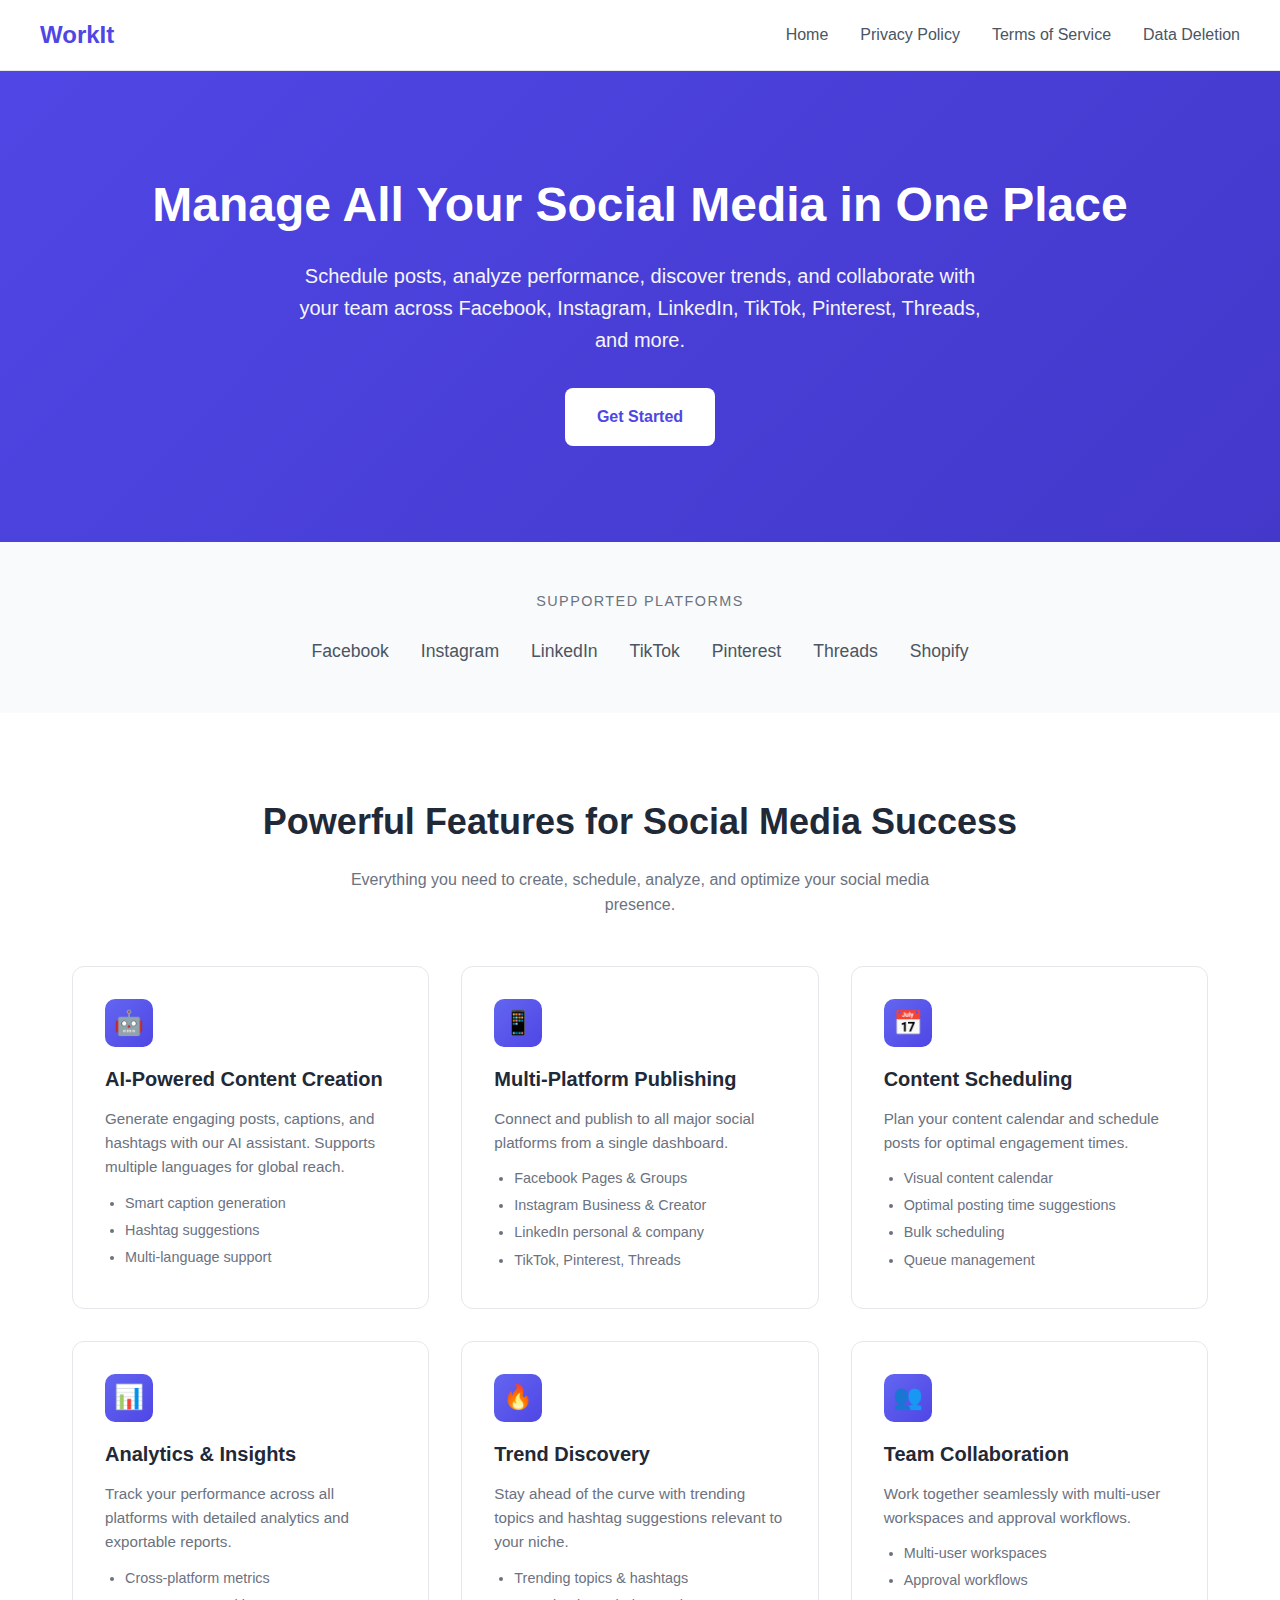
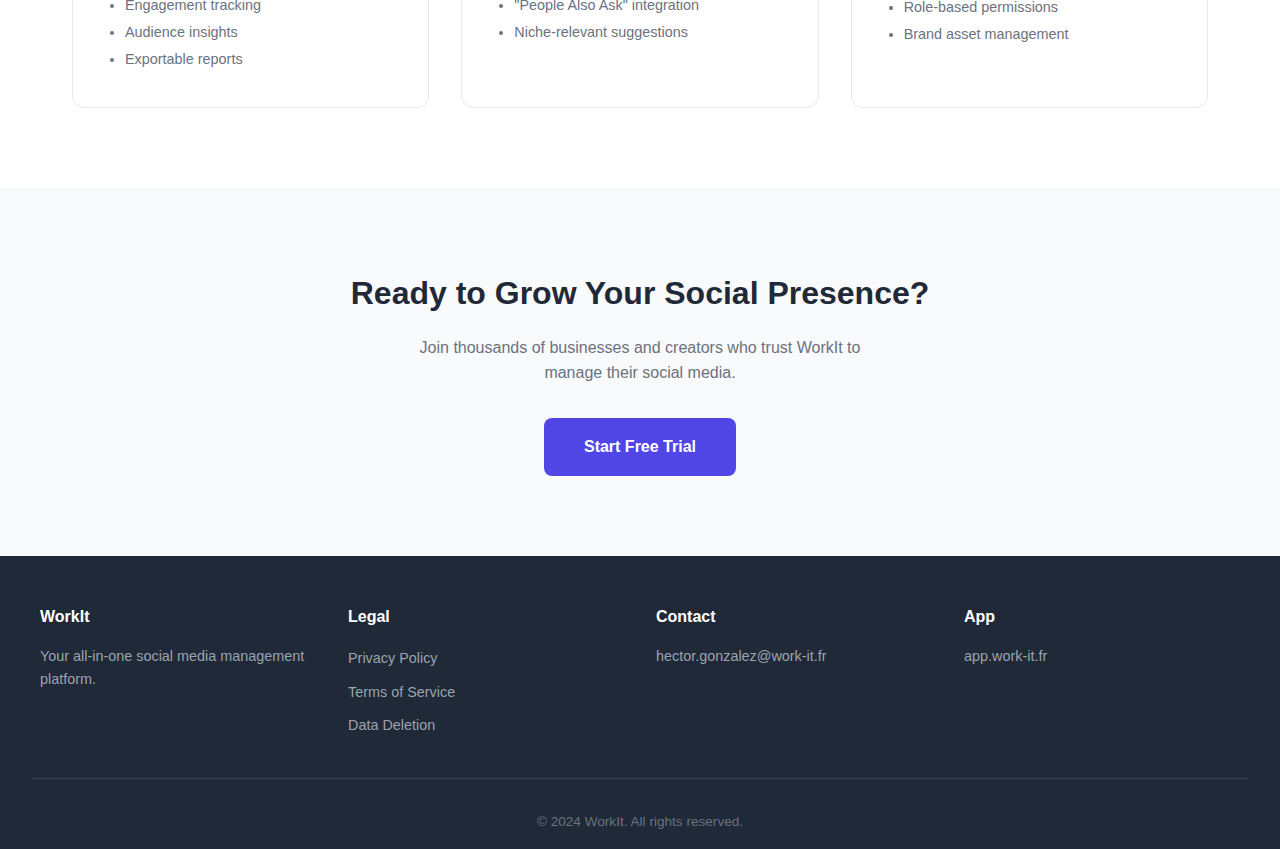
<file: index.html>
<!DOCTYPE html>
<html lang="en">
<head>
    <meta charset="UTF-8">
    <meta name="viewport" content="width=device-width, initial-scale=1.0">
    <title>WorkIt - Social Media Management Platform</title>
    <meta name="description" content="WorkIt is a powerful social media management platform. Schedule posts, analyze performance, and grow your audience across all major platforms.">
    <link rel="stylesheet" href="styles.css">
</head>
<body>
    <header>
        <nav>
            <div class="logo">WorkIt</div>
            <ul>
                <li><a href="index.html">Home</a></li>
                <li><a href="privacy/">Privacy Policy</a></li>
                <li><a href="terms/">Terms of Service</a></li>
                <li><a href="data-deletion/">Data Deletion</a></li>
            </ul>
        </nav>
    </header>

    <main>
        <section class="hero">
            <h1>Manage All Your Social Media in One Place</h1>
            <p>Schedule posts, analyze performance, discover trends, and collaborate with your team across Facebook, Instagram, LinkedIn, TikTok, Pinterest, Threads, and more.</p>
            <a href="https://app.work-it.fr" class="hero-cta">Get Started</a>
        </section>

        <section class="platforms">
            <p>Supported Platforms</p>
            <div class="platform-logos">
                <span>Facebook</span>
                <span>Instagram</span>
                <span>LinkedIn</span>
                <span>TikTok</span>
                <span>Pinterest</span>
                <span>Threads</span>
                <span>Shopify</span>
            </div>
        </section>

        <section class="features">
            <h2>Powerful Features for Social Media Success</h2>
            <p>Everything you need to create, schedule, analyze, and optimize your social media presence.</p>

            <div class="feature-grid">
                <div class="feature-card">
                    <div class="feature-icon">🤖</div>
                    <h3>AI-Powered Content Creation</h3>
                    <p>Generate engaging posts, captions, and hashtags with our AI assistant. Supports multiple languages for global reach.</p>
                    <ul>
                        <li>Smart caption generation</li>
                        <li>Hashtag suggestions</li>
                        <li>Multi-language support</li>
                    </ul>
                </div>

                <div class="feature-card">
                    <div class="feature-icon">📱</div>
                    <h3>Multi-Platform Publishing</h3>
                    <p>Connect and publish to all major social platforms from a single dashboard.</p>
                    <ul>
                        <li>Facebook Pages & Groups</li>
                        <li>Instagram Business & Creator</li>
                        <li>LinkedIn personal & company</li>
                        <li>TikTok, Pinterest, Threads</li>
                    </ul>
                </div>

                <div class="feature-card">
                    <div class="feature-icon">📅</div>
                    <h3>Content Scheduling</h3>
                    <p>Plan your content calendar and schedule posts for optimal engagement times.</p>
                    <ul>
                        <li>Visual content calendar</li>
                        <li>Optimal posting time suggestions</li>
                        <li>Bulk scheduling</li>
                        <li>Queue management</li>
                    </ul>
                </div>

                <div class="feature-card">
                    <div class="feature-icon">📊</div>
                    <h3>Analytics & Insights</h3>
                    <p>Track your performance across all platforms with detailed analytics and exportable reports.</p>
                    <ul>
                        <li>Cross-platform metrics</li>
                        <li>Engagement tracking</li>
                        <li>Audience insights</li>
                        <li>Exportable reports</li>
                    </ul>
                </div>

                <div class="feature-card">
                    <div class="feature-icon">🔥</div>
                    <h3>Trend Discovery</h3>
                    <p>Stay ahead of the curve with trending topics and hashtag suggestions relevant to your niche.</p>
                    <ul>
                        <li>Trending topics & hashtags</li>
                        <li>"People Also Ask" integration</li>
                        <li>Niche-relevant suggestions</li>
                    </ul>
                </div>

                <div class="feature-card">
                    <div class="feature-icon">👥</div>
                    <h3>Team Collaboration</h3>
                    <p>Work together seamlessly with multi-user workspaces and approval workflows.</p>
                    <ul>
                        <li>Multi-user workspaces</li>
                        <li>Approval workflows</li>
                        <li>Role-based permissions</li>
                        <li>Brand asset management</li>
                    </ul>
                </div>
            </div>
        </section>

        <section class="cta">
            <h2>Ready to Grow Your Social Presence?</h2>
            <p>Join thousands of businesses and creators who trust WorkIt to manage their social media.</p>
            <a href="https://app.work-it.fr" class="cta-button">Start Free Trial</a>
        </section>
    </main>

    <footer>
        <div class="footer-content">
            <div class="footer-section">
                <h4>WorkIt</h4>
                <p>Your all-in-one social media management platform.</p>
            </div>
            <div class="footer-section">
                <h4>Legal</h4>
                <ul>
                    <li><a href="privacy/">Privacy Policy</a></li>
                    <li><a href="terms/">Terms of Service</a></li>
                    <li><a href="data-deletion/">Data Deletion</a></li>
                </ul>
            </div>
            <div class="footer-section">
                <h4>Contact</h4>
                <p>hector.gonzalez@work-it.fr</p>
            </div>
            <div class="footer-section">
                <h4>App</h4>
                <p><a href="https://app.work-it.fr">app.work-it.fr</a></p>
            </div>
        </div>
        <div class="footer-bottom">
            <p>&copy; 2024 WorkIt. All rights reserved.</p>
        </div>
    </footer>
</body>
</html>
</file>
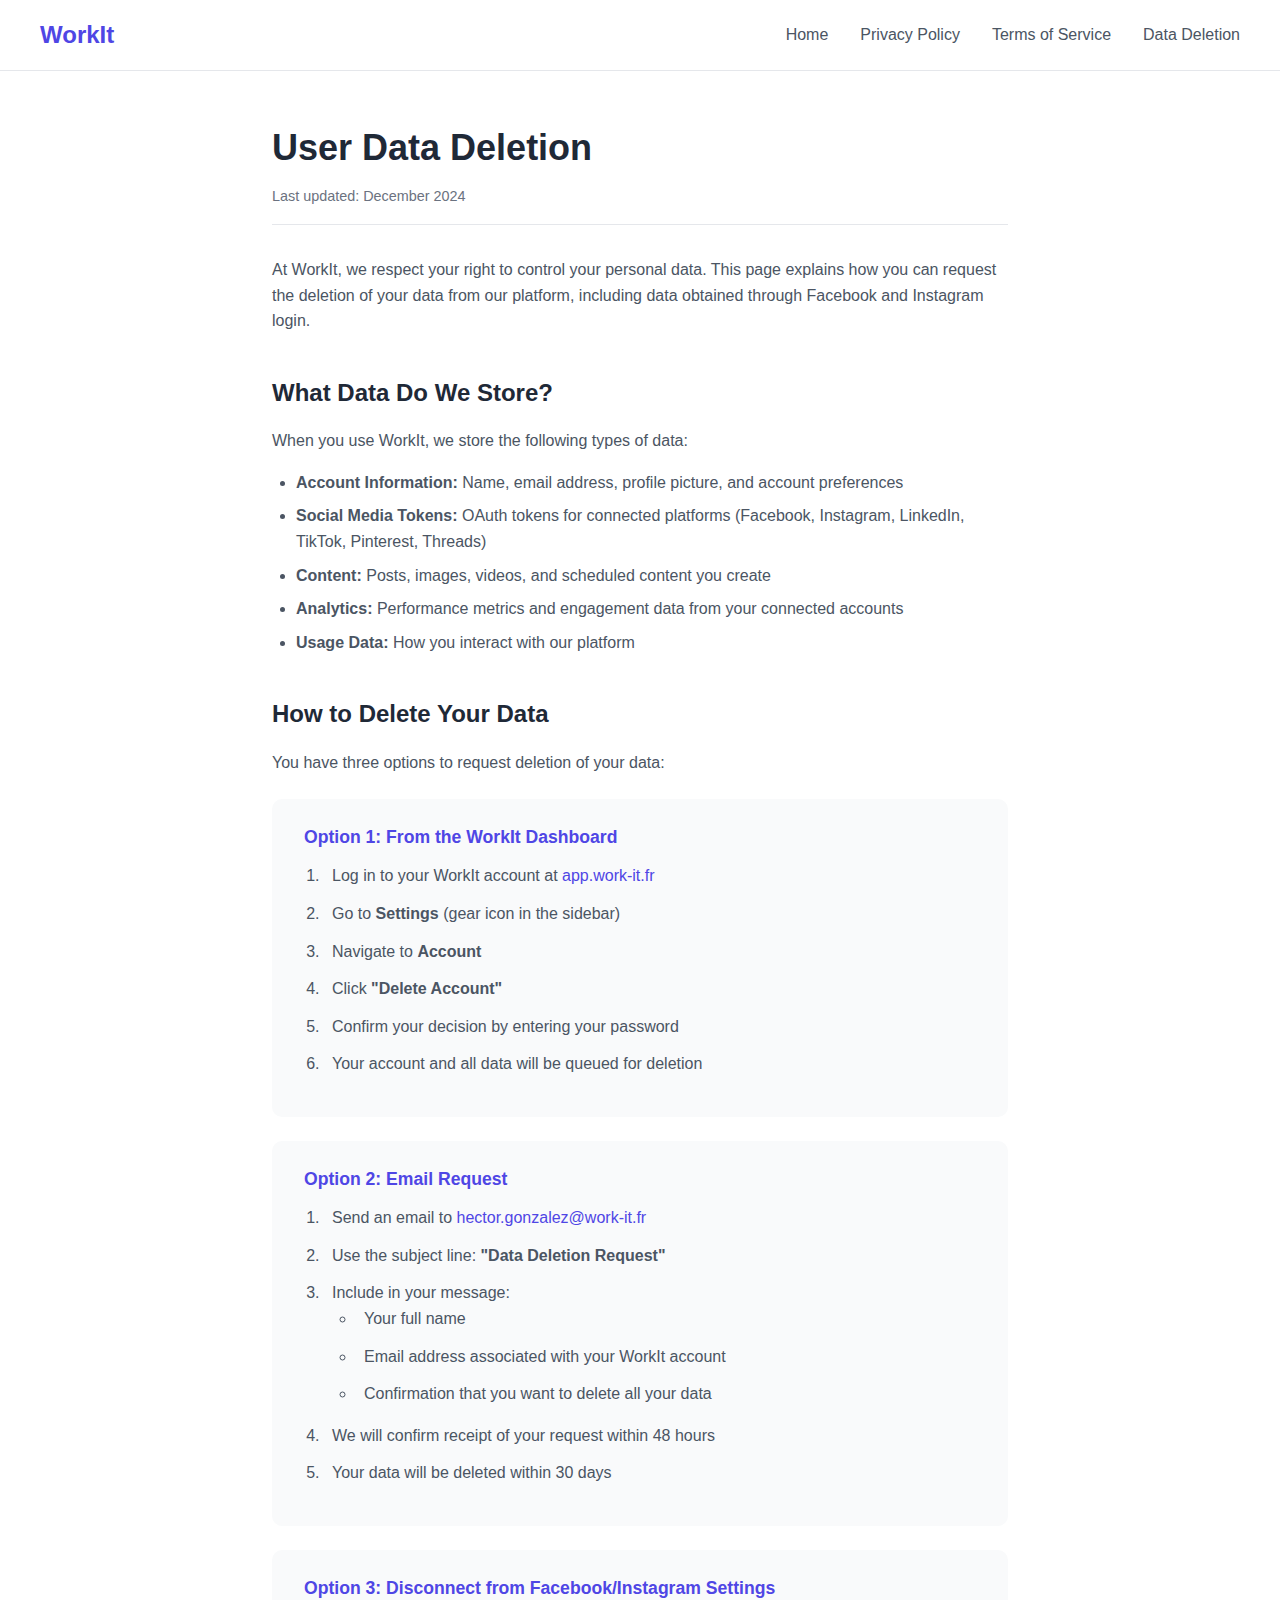
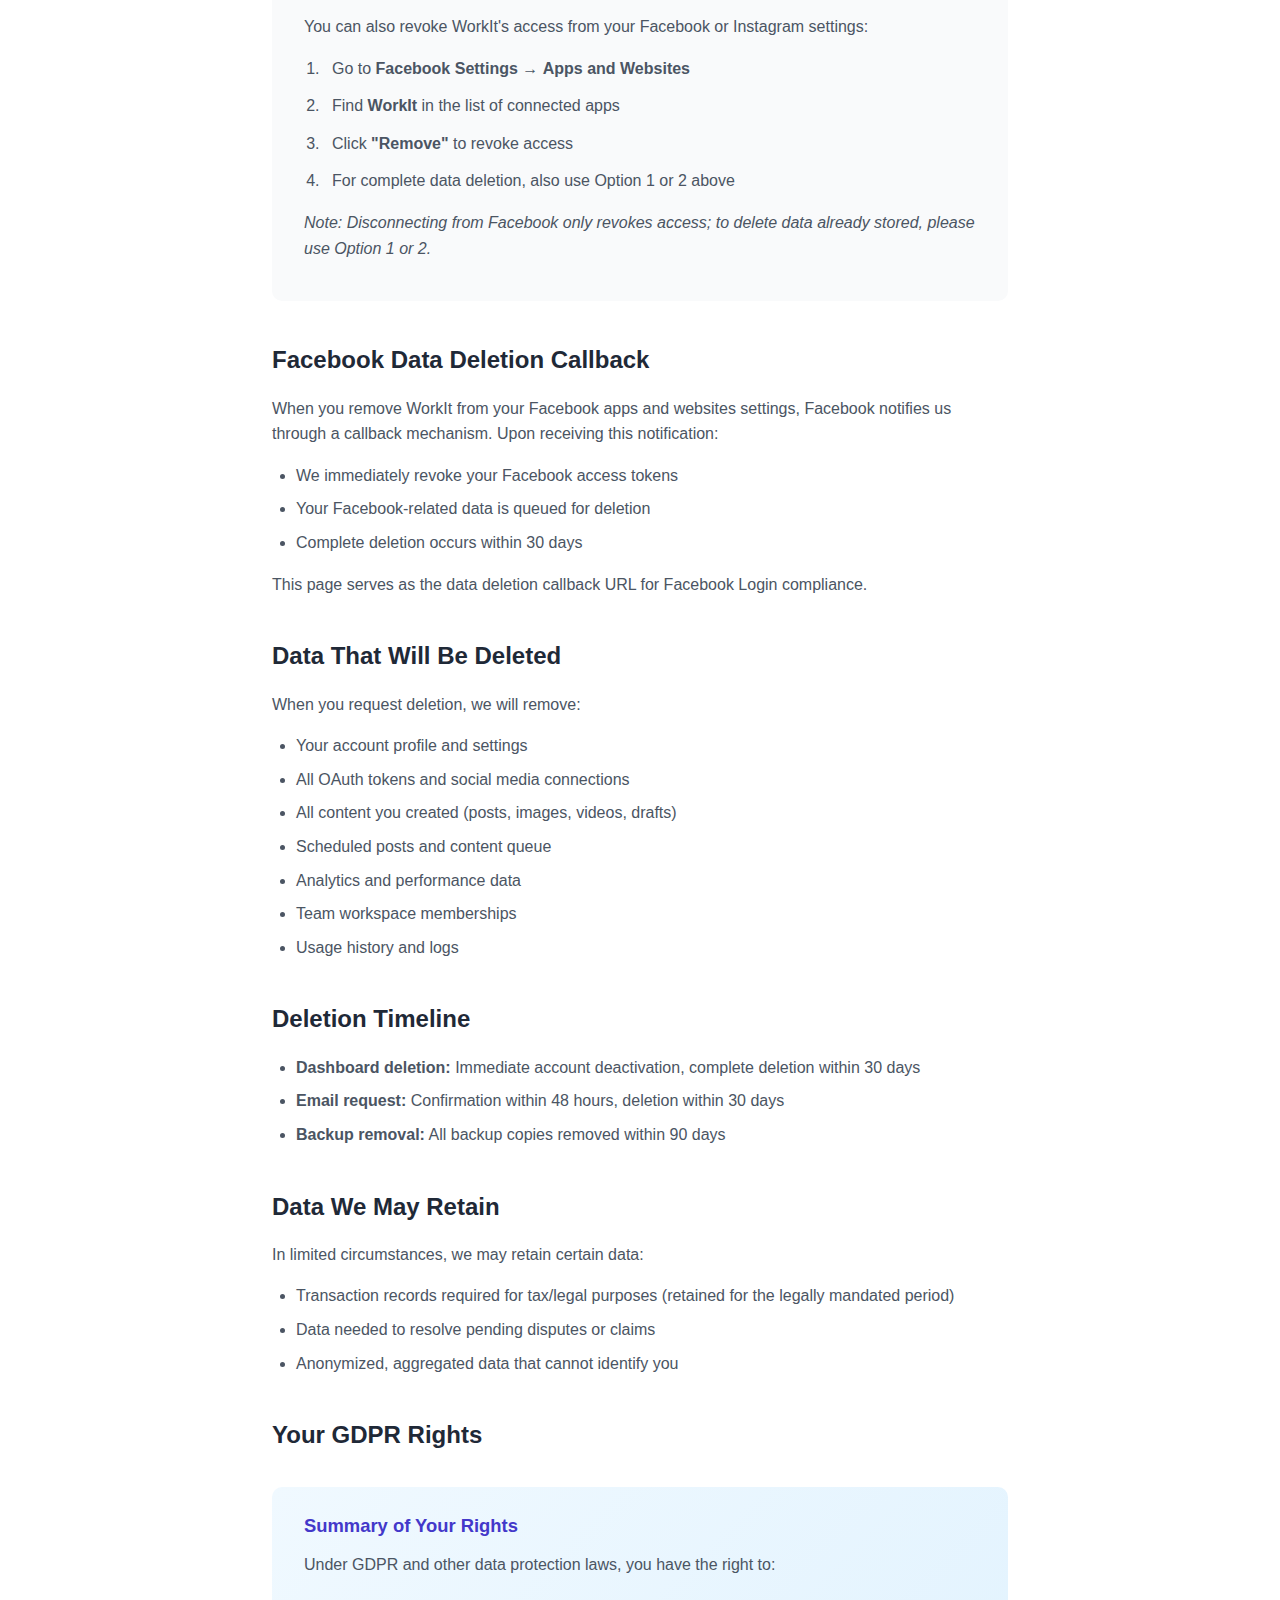
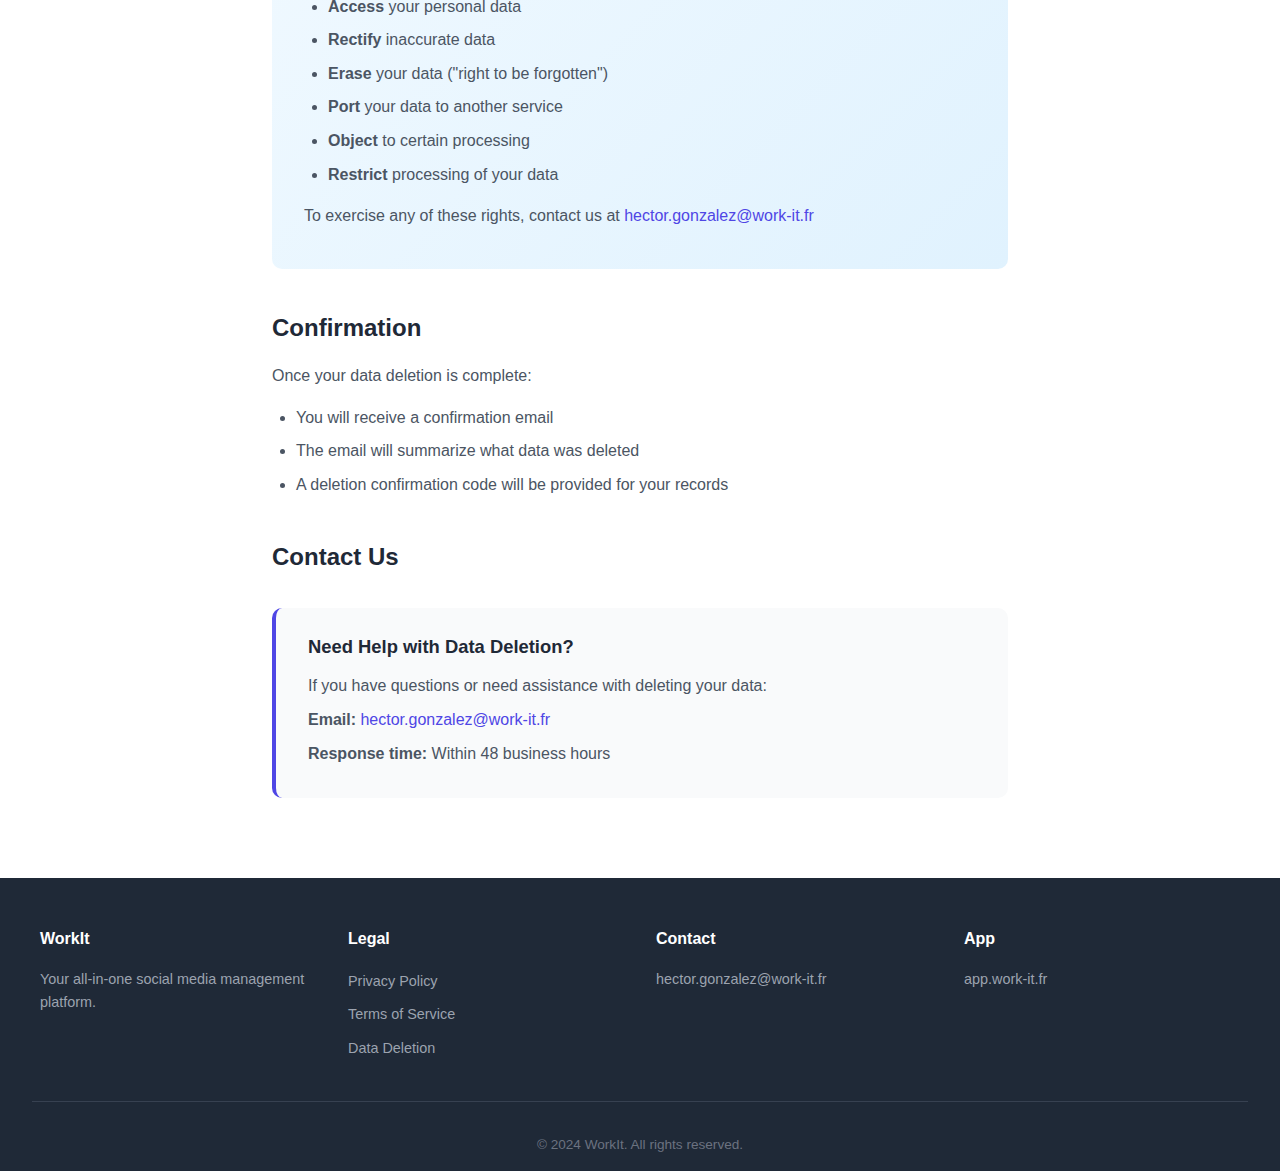
<file: data-deletion/index.html>
<!DOCTYPE html>
<html lang="en">
<head>
    <meta charset="UTF-8">
    <meta name="viewport" content="width=device-width, initial-scale=1.0">
    <title>Data Deletion - WorkIt</title>
    <meta name="description" content="Learn how to delete your WorkIt account and all associated data.">
    <link rel="stylesheet" href="../styles.css">
</head>
<body>
    <header>
        <nav>
            <div class="logo">WorkIt</div>
            <ul>
                <li><a href="../index.html">Home</a></li>
                <li><a href="../privacy/">Privacy Policy</a></li>
                <li><a href="../terms/">Terms of Service</a></li>
                <li><a href="../data-deletion/">Data Deletion</a></li>
            </ul>
        </nav>
    </header>

    <main class="legal-content">
        <h1>User Data Deletion</h1>
        <p class="last-updated">Last updated: December 2024</p>

        <p>At WorkIt, we respect your right to control your personal data. This page explains how you can request the deletion of your data from our platform, including data obtained through Facebook and Instagram login.</p>

        <h2>What Data Do We Store?</h2>
        <p>When you use WorkIt, we store the following types of data:</p>
        <ul>
            <li><strong>Account Information:</strong> Name, email address, profile picture, and account preferences</li>
            <li><strong>Social Media Tokens:</strong> OAuth tokens for connected platforms (Facebook, Instagram, LinkedIn, TikTok, Pinterest, Threads)</li>
            <li><strong>Content:</strong> Posts, images, videos, and scheduled content you create</li>
            <li><strong>Analytics:</strong> Performance metrics and engagement data from your connected accounts</li>
            <li><strong>Usage Data:</strong> How you interact with our platform</li>
        </ul>

        <h2>How to Delete Your Data</h2>
        <p>You have three options to request deletion of your data:</p>

        <div class="deletion-steps">
            <h3>Option 1: From the WorkIt Dashboard</h3>
            <ol>
                <li>Log in to your WorkIt account at <a href="https://app.work-it.fr">app.work-it.fr</a></li>
                <li>Go to <strong>Settings</strong> (gear icon in the sidebar)</li>
                <li>Navigate to <strong>Account</strong></li>
                <li>Click <strong>"Delete Account"</strong></li>
                <li>Confirm your decision by entering your password</li>
                <li>Your account and all data will be queued for deletion</li>
            </ol>
        </div>

        <div class="deletion-steps">
            <h3>Option 2: Email Request</h3>
            <ol>
                <li>Send an email to <a href="mailto:hector.gonzalez@work-it.fr">hector.gonzalez@work-it.fr</a></li>
                <li>Use the subject line: <strong>"Data Deletion Request"</strong></li>
                <li>Include in your message:
                    <ul>
                        <li>Your full name</li>
                        <li>Email address associated with your WorkIt account</li>
                        <li>Confirmation that you want to delete all your data</li>
                    </ul>
                </li>
                <li>We will confirm receipt of your request within 48 hours</li>
                <li>Your data will be deleted within 30 days</li>
            </ol>
        </div>

        <div class="deletion-steps">
            <h3>Option 3: Disconnect from Facebook/Instagram Settings</h3>
            <p>You can also revoke WorkIt's access from your Facebook or Instagram settings:</p>
            <ol>
                <li>Go to <strong>Facebook Settings</strong> → <strong>Apps and Websites</strong></li>
                <li>Find <strong>WorkIt</strong> in the list of connected apps</li>
                <li>Click <strong>"Remove"</strong> to revoke access</li>
                <li>For complete data deletion, also use Option 1 or 2 above</li>
            </ol>
            <p><em>Note: Disconnecting from Facebook only revokes access; to delete data already stored, please use Option 1 or 2.</em></p>
        </div>

        <h2>Facebook Data Deletion Callback</h2>
        <p>When you remove WorkIt from your Facebook apps and websites settings, Facebook notifies us through a callback mechanism. Upon receiving this notification:</p>
        <ul>
            <li>We immediately revoke your Facebook access tokens</li>
            <li>Your Facebook-related data is queued for deletion</li>
            <li>Complete deletion occurs within 30 days</li>
        </ul>
        <p>This page serves as the data deletion callback URL for Facebook Login compliance.</p>

        <h2>Data That Will Be Deleted</h2>
        <p>When you request deletion, we will remove:</p>
        <ul>
            <li>Your account profile and settings</li>
            <li>All OAuth tokens and social media connections</li>
            <li>All content you created (posts, images, videos, drafts)</li>
            <li>Scheduled posts and content queue</li>
            <li>Analytics and performance data</li>
            <li>Team workspace memberships</li>
            <li>Usage history and logs</li>
        </ul>

        <h2>Deletion Timeline</h2>
        <ul>
            <li><strong>Dashboard deletion:</strong> Immediate account deactivation, complete deletion within 30 days</li>
            <li><strong>Email request:</strong> Confirmation within 48 hours, deletion within 30 days</li>
            <li><strong>Backup removal:</strong> All backup copies removed within 90 days</li>
        </ul>

        <h2>Data We May Retain</h2>
        <p>In limited circumstances, we may retain certain data:</p>
        <ul>
            <li>Transaction records required for tax/legal purposes (retained for the legally mandated period)</li>
            <li>Data needed to resolve pending disputes or claims</li>
            <li>Anonymized, aggregated data that cannot identify you</li>
        </ul>

        <h2>Your GDPR Rights</h2>
        <div class="rights-box">
            <h3>Summary of Your Rights</h3>
            <p>Under GDPR and other data protection laws, you have the right to:</p>
            <ul>
                <li><strong>Access</strong> your personal data</li>
                <li><strong>Rectify</strong> inaccurate data</li>
                <li><strong>Erase</strong> your data ("right to be forgotten")</li>
                <li><strong>Port</strong> your data to another service</li>
                <li><strong>Object</strong> to certain processing</li>
                <li><strong>Restrict</strong> processing of your data</li>
            </ul>
            <p>To exercise any of these rights, contact us at <a href="mailto:hector.gonzalez@work-it.fr">hector.gonzalez@work-it.fr</a></p>
        </div>

        <h2>Confirmation</h2>
        <p>Once your data deletion is complete:</p>
        <ul>
            <li>You will receive a confirmation email</li>
            <li>The email will summarize what data was deleted</li>
            <li>A deletion confirmation code will be provided for your records</li>
        </ul>

        <h2>Contact Us</h2>
        <div class="contact-box">
            <h3>Need Help with Data Deletion?</h3>
            <p>If you have questions or need assistance with deleting your data:</p>
            <p><strong>Email:</strong> <a href="mailto:hector.gonzalez@work-it.fr">hector.gonzalez@work-it.fr</a></p>
            <p><strong>Response time:</strong> Within 48 business hours</p>
        </div>
    </main>

    <footer>
        <div class="footer-content">
            <div class="footer-section">
                <h4>WorkIt</h4>
                <p>Your all-in-one social media management platform.</p>
            </div>
            <div class="footer-section">
                <h4>Legal</h4>
                <ul>
                    <li><a href="../privacy/">Privacy Policy</a></li>
                    <li><a href="../terms/">Terms of Service</a></li>
                    <li><a href="../data-deletion/">Data Deletion</a></li>
                </ul>
            </div>
            <div class="footer-section">
                <h4>Contact</h4>
                <p>hector.gonzalez@work-it.fr</p>
            </div>
            <div class="footer-section">
                <h4>App</h4>
                <p><a href="https://app.work-it.fr">app.work-it.fr</a></p>
            </div>
        </div>
        <div class="footer-bottom">
            <p>&copy; 2024 WorkIt. All rights reserved.</p>
        </div>
    </footer>
</body>
</html>
</file>
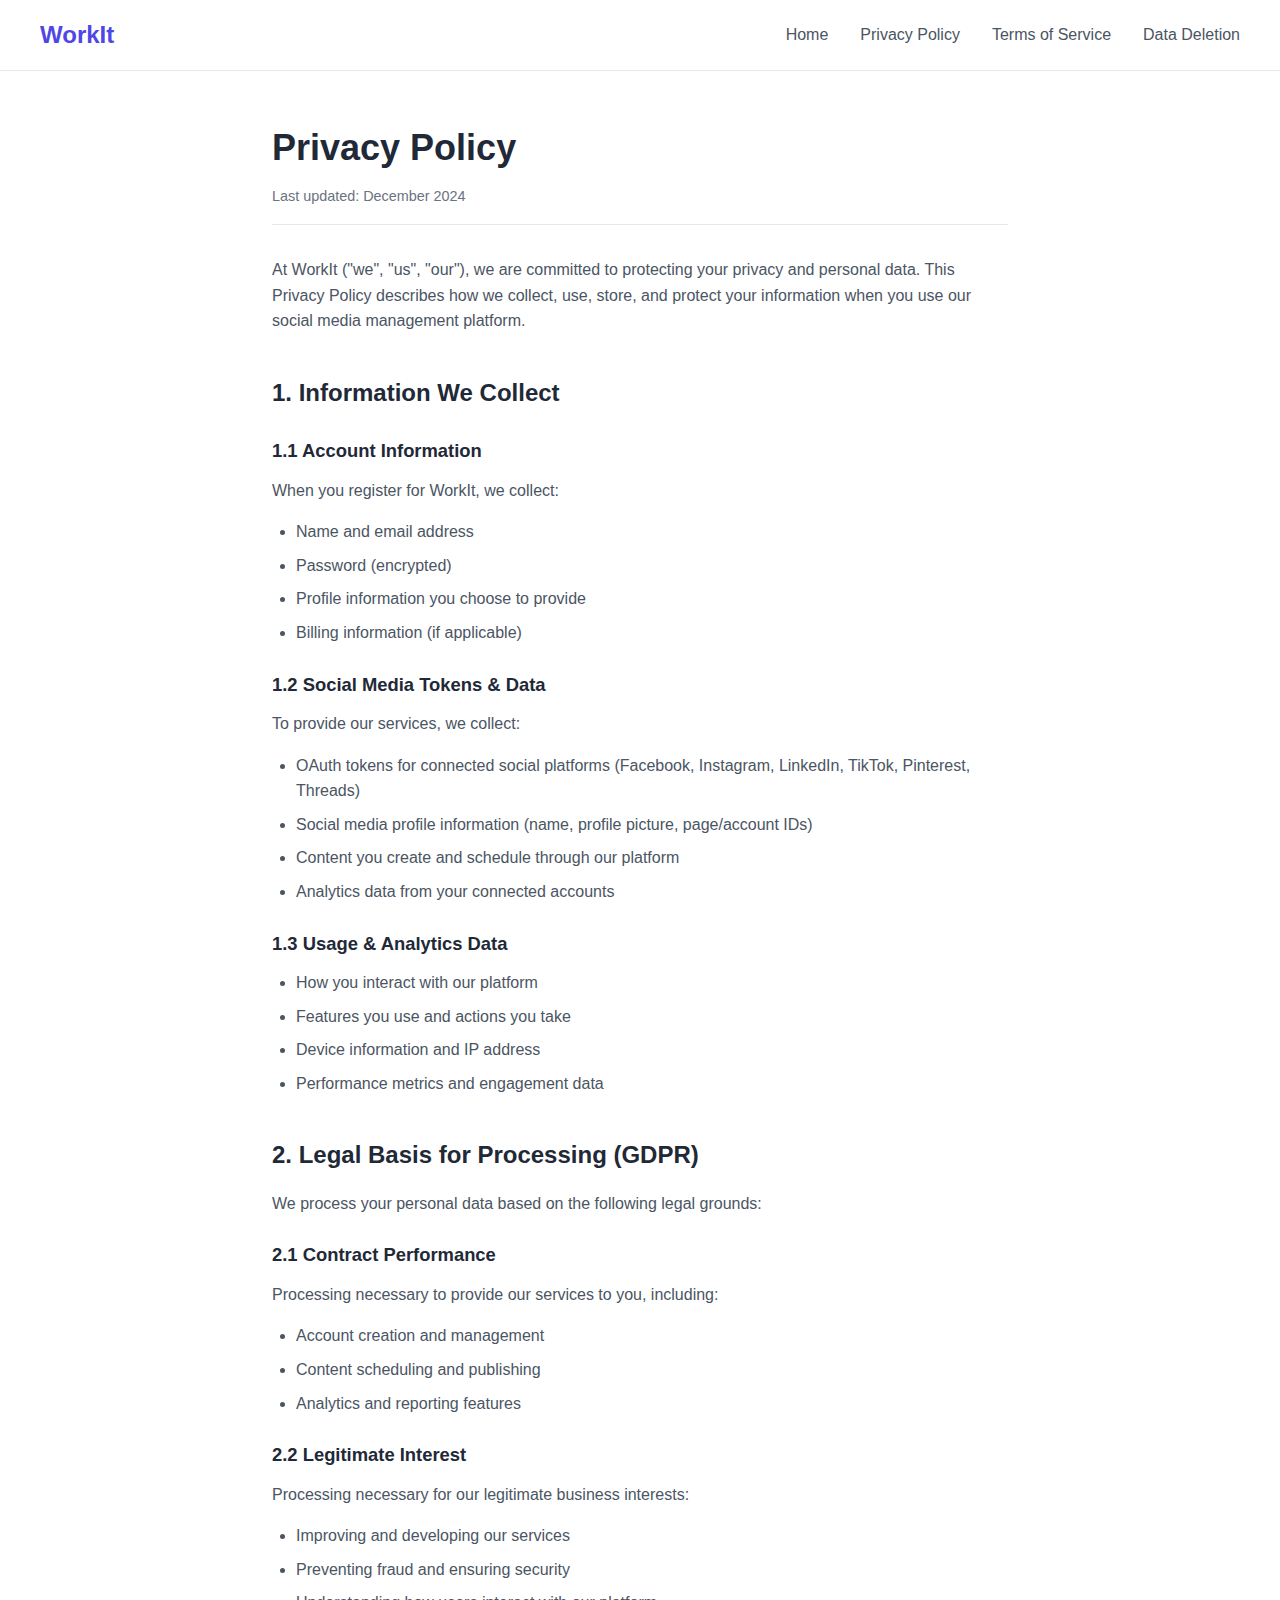
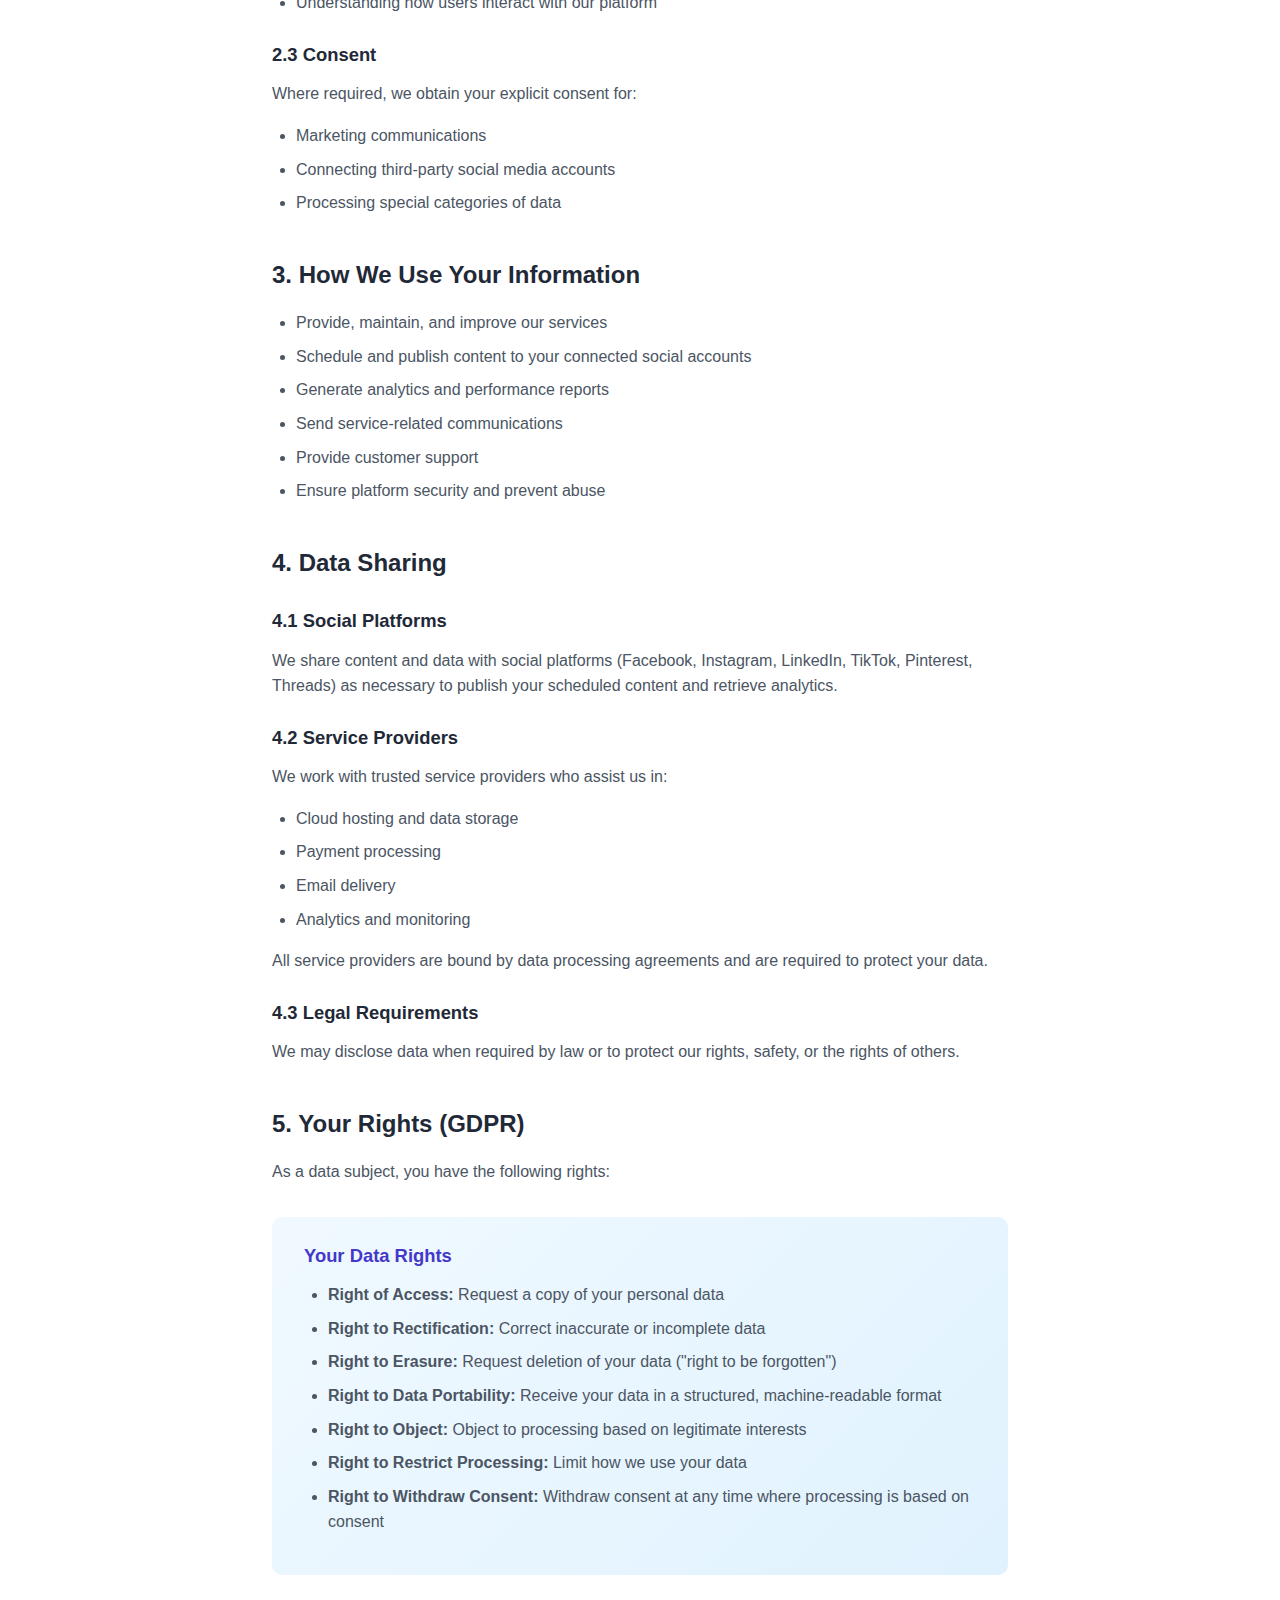
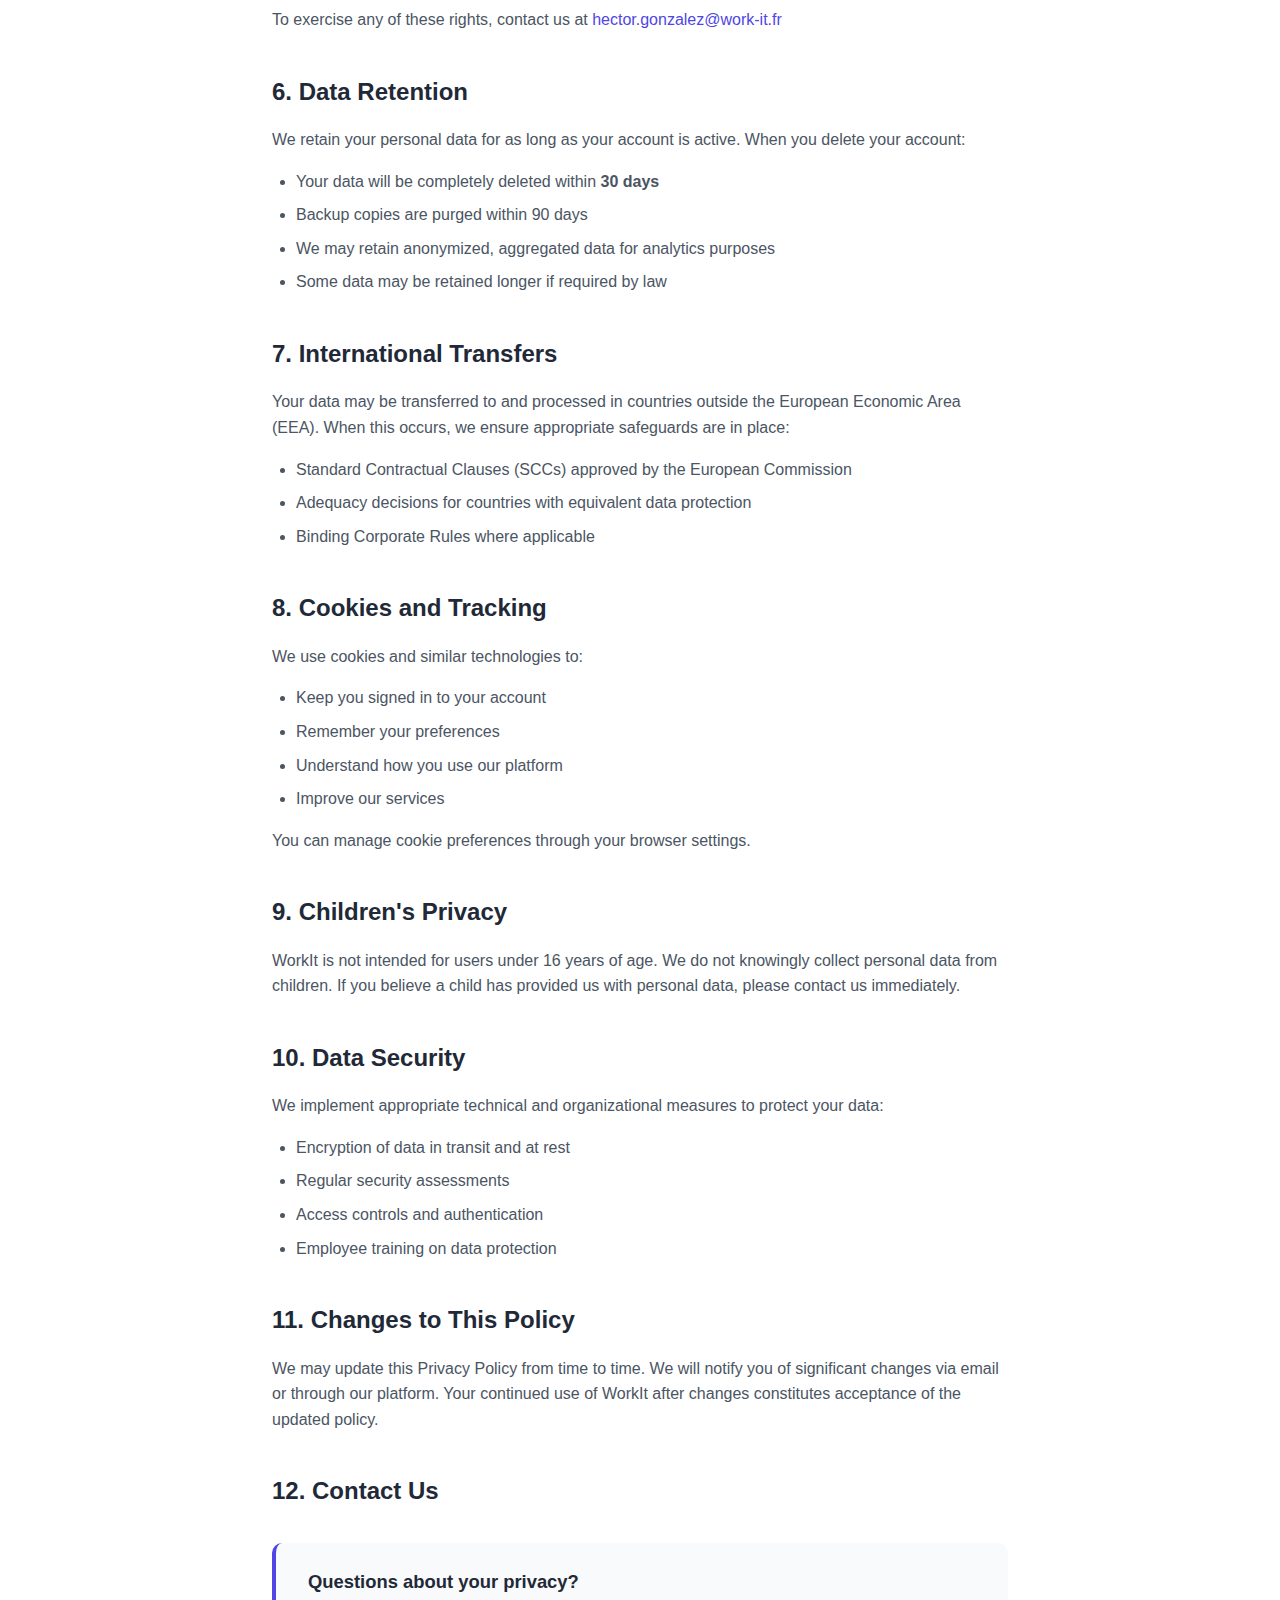
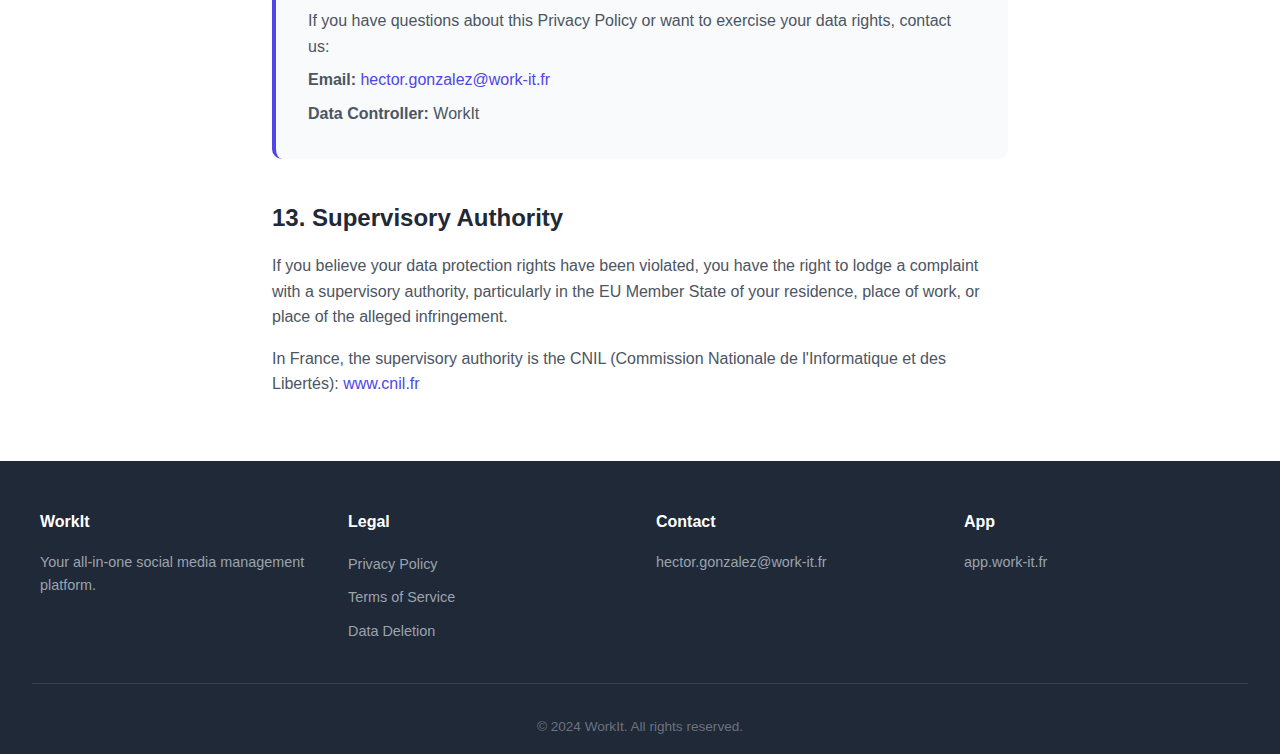
<file: privacy/index.html>
<!DOCTYPE html>
<html lang="en">
<head>
    <meta charset="UTF-8">
    <meta name="viewport" content="width=device-width, initial-scale=1.0">
    <title>Privacy Policy - WorkIt</title>
    <meta name="description" content="WorkIt Privacy Policy - Learn how we collect, use, and protect your data.">
    <link rel="stylesheet" href="../styles.css">
</head>
<body>
    <header>
        <nav>
            <div class="logo">WorkIt</div>
            <ul>
                <li><a href="../index.html">Home</a></li>
                <li><a href="../privacy/">Privacy Policy</a></li>
                <li><a href="../terms/">Terms of Service</a></li>
                <li><a href="../data-deletion/">Data Deletion</a></li>
            </ul>
        </nav>
    </header>

    <main class="legal-content">
        <h1>Privacy Policy</h1>
        <p class="last-updated">Last updated: December 2024</p>

        <p>At WorkIt ("we", "us", "our"), we are committed to protecting your privacy and personal data. This Privacy Policy describes how we collect, use, store, and protect your information when you use our social media management platform.</p>

        <h2>1. Information We Collect</h2>

        <h3>1.1 Account Information</h3>
        <p>When you register for WorkIt, we collect:</p>
        <ul>
            <li>Name and email address</li>
            <li>Password (encrypted)</li>
            <li>Profile information you choose to provide</li>
            <li>Billing information (if applicable)</li>
        </ul>

        <h3>1.2 Social Media Tokens & Data</h3>
        <p>To provide our services, we collect:</p>
        <ul>
            <li>OAuth tokens for connected social platforms (Facebook, Instagram, LinkedIn, TikTok, Pinterest, Threads)</li>
            <li>Social media profile information (name, profile picture, page/account IDs)</li>
            <li>Content you create and schedule through our platform</li>
            <li>Analytics data from your connected accounts</li>
        </ul>

        <h3>1.3 Usage & Analytics Data</h3>
        <ul>
            <li>How you interact with our platform</li>
            <li>Features you use and actions you take</li>
            <li>Device information and IP address</li>
            <li>Performance metrics and engagement data</li>
        </ul>

        <h2>2. Legal Basis for Processing (GDPR)</h2>
        <p>We process your personal data based on the following legal grounds:</p>

        <h3>2.1 Contract Performance</h3>
        <p>Processing necessary to provide our services to you, including:</p>
        <ul>
            <li>Account creation and management</li>
            <li>Content scheduling and publishing</li>
            <li>Analytics and reporting features</li>
        </ul>

        <h3>2.2 Legitimate Interest</h3>
        <p>Processing necessary for our legitimate business interests:</p>
        <ul>
            <li>Improving and developing our services</li>
            <li>Preventing fraud and ensuring security</li>
            <li>Understanding how users interact with our platform</li>
        </ul>

        <h3>2.3 Consent</h3>
        <p>Where required, we obtain your explicit consent for:</p>
        <ul>
            <li>Marketing communications</li>
            <li>Connecting third-party social media accounts</li>
            <li>Processing special categories of data</li>
        </ul>

        <h2>3. How We Use Your Information</h2>
        <ul>
            <li>Provide, maintain, and improve our services</li>
            <li>Schedule and publish content to your connected social accounts</li>
            <li>Generate analytics and performance reports</li>
            <li>Send service-related communications</li>
            <li>Provide customer support</li>
            <li>Ensure platform security and prevent abuse</li>
        </ul>

        <h2>4. Data Sharing</h2>

        <h3>4.1 Social Platforms</h3>
        <p>We share content and data with social platforms (Facebook, Instagram, LinkedIn, TikTok, Pinterest, Threads) as necessary to publish your scheduled content and retrieve analytics.</p>

        <h3>4.2 Service Providers</h3>
        <p>We work with trusted service providers who assist us in:</p>
        <ul>
            <li>Cloud hosting and data storage</li>
            <li>Payment processing</li>
            <li>Email delivery</li>
            <li>Analytics and monitoring</li>
        </ul>
        <p>All service providers are bound by data processing agreements and are required to protect your data.</p>

        <h3>4.3 Legal Requirements</h3>
        <p>We may disclose data when required by law or to protect our rights, safety, or the rights of others.</p>

        <h2>5. Your Rights (GDPR)</h2>
        <p>As a data subject, you have the following rights:</p>

        <div class="rights-box">
            <h3>Your Data Rights</h3>
            <ul>
                <li><strong>Right of Access:</strong> Request a copy of your personal data</li>
                <li><strong>Right to Rectification:</strong> Correct inaccurate or incomplete data</li>
                <li><strong>Right to Erasure:</strong> Request deletion of your data ("right to be forgotten")</li>
                <li><strong>Right to Data Portability:</strong> Receive your data in a structured, machine-readable format</li>
                <li><strong>Right to Object:</strong> Object to processing based on legitimate interests</li>
                <li><strong>Right to Restrict Processing:</strong> Limit how we use your data</li>
                <li><strong>Right to Withdraw Consent:</strong> Withdraw consent at any time where processing is based on consent</li>
            </ul>
        </div>

        <p>To exercise any of these rights, contact us at <a href="mailto:hector.gonzalez@work-it.fr">hector.gonzalez@work-it.fr</a></p>

        <h2>6. Data Retention</h2>
        <p>We retain your personal data for as long as your account is active. When you delete your account:</p>
        <ul>
            <li>Your data will be completely deleted within <strong>30 days</strong></li>
            <li>Backup copies are purged within 90 days</li>
            <li>We may retain anonymized, aggregated data for analytics purposes</li>
            <li>Some data may be retained longer if required by law</li>
        </ul>

        <h2>7. International Transfers</h2>
        <p>Your data may be transferred to and processed in countries outside the European Economic Area (EEA). When this occurs, we ensure appropriate safeguards are in place:</p>
        <ul>
            <li>Standard Contractual Clauses (SCCs) approved by the European Commission</li>
            <li>Adequacy decisions for countries with equivalent data protection</li>
            <li>Binding Corporate Rules where applicable</li>
        </ul>

        <h2>8. Cookies and Tracking</h2>
        <p>We use cookies and similar technologies to:</p>
        <ul>
            <li>Keep you signed in to your account</li>
            <li>Remember your preferences</li>
            <li>Understand how you use our platform</li>
            <li>Improve our services</li>
        </ul>
        <p>You can manage cookie preferences through your browser settings.</p>

        <h2>9. Children's Privacy</h2>
        <p>WorkIt is not intended for users under 16 years of age. We do not knowingly collect personal data from children. If you believe a child has provided us with personal data, please contact us immediately.</p>

        <h2>10. Data Security</h2>
        <p>We implement appropriate technical and organizational measures to protect your data:</p>
        <ul>
            <li>Encryption of data in transit and at rest</li>
            <li>Regular security assessments</li>
            <li>Access controls and authentication</li>
            <li>Employee training on data protection</li>
        </ul>

        <h2>11. Changes to This Policy</h2>
        <p>We may update this Privacy Policy from time to time. We will notify you of significant changes via email or through our platform. Your continued use of WorkIt after changes constitutes acceptance of the updated policy.</p>

        <h2>12. Contact Us</h2>
        <div class="contact-box">
            <h3>Questions about your privacy?</h3>
            <p>If you have questions about this Privacy Policy or want to exercise your data rights, contact us:</p>
            <p><strong>Email:</strong> <a href="mailto:hector.gonzalez@work-it.fr">hector.gonzalez@work-it.fr</a></p>
            <p><strong>Data Controller:</strong> WorkIt</p>
        </div>

        <h2>13. Supervisory Authority</h2>
        <p>If you believe your data protection rights have been violated, you have the right to lodge a complaint with a supervisory authority, particularly in the EU Member State of your residence, place of work, or place of the alleged infringement.</p>
        <p>In France, the supervisory authority is the CNIL (Commission Nationale de l'Informatique et des Libertés): <a href="https://www.cnil.fr" target="_blank" rel="noopener">www.cnil.fr</a></p>
    </main>

    <footer>
        <div class="footer-content">
            <div class="footer-section">
                <h4>WorkIt</h4>
                <p>Your all-in-one social media management platform.</p>
            </div>
            <div class="footer-section">
                <h4>Legal</h4>
                <ul>
                    <li><a href="../privacy/">Privacy Policy</a></li>
                    <li><a href="../terms/">Terms of Service</a></li>
                    <li><a href="../data-deletion/">Data Deletion</a></li>
                </ul>
            </div>
            <div class="footer-section">
                <h4>Contact</h4>
                <p>hector.gonzalez@work-it.fr</p>
            </div>
            <div class="footer-section">
                <h4>App</h4>
                <p><a href="https://app.work-it.fr">app.work-it.fr</a></p>
            </div>
        </div>
        <div class="footer-bottom">
            <p>&copy; 2024 WorkIt. All rights reserved.</p>
        </div>
    </footer>
</body>
</html>
</file>
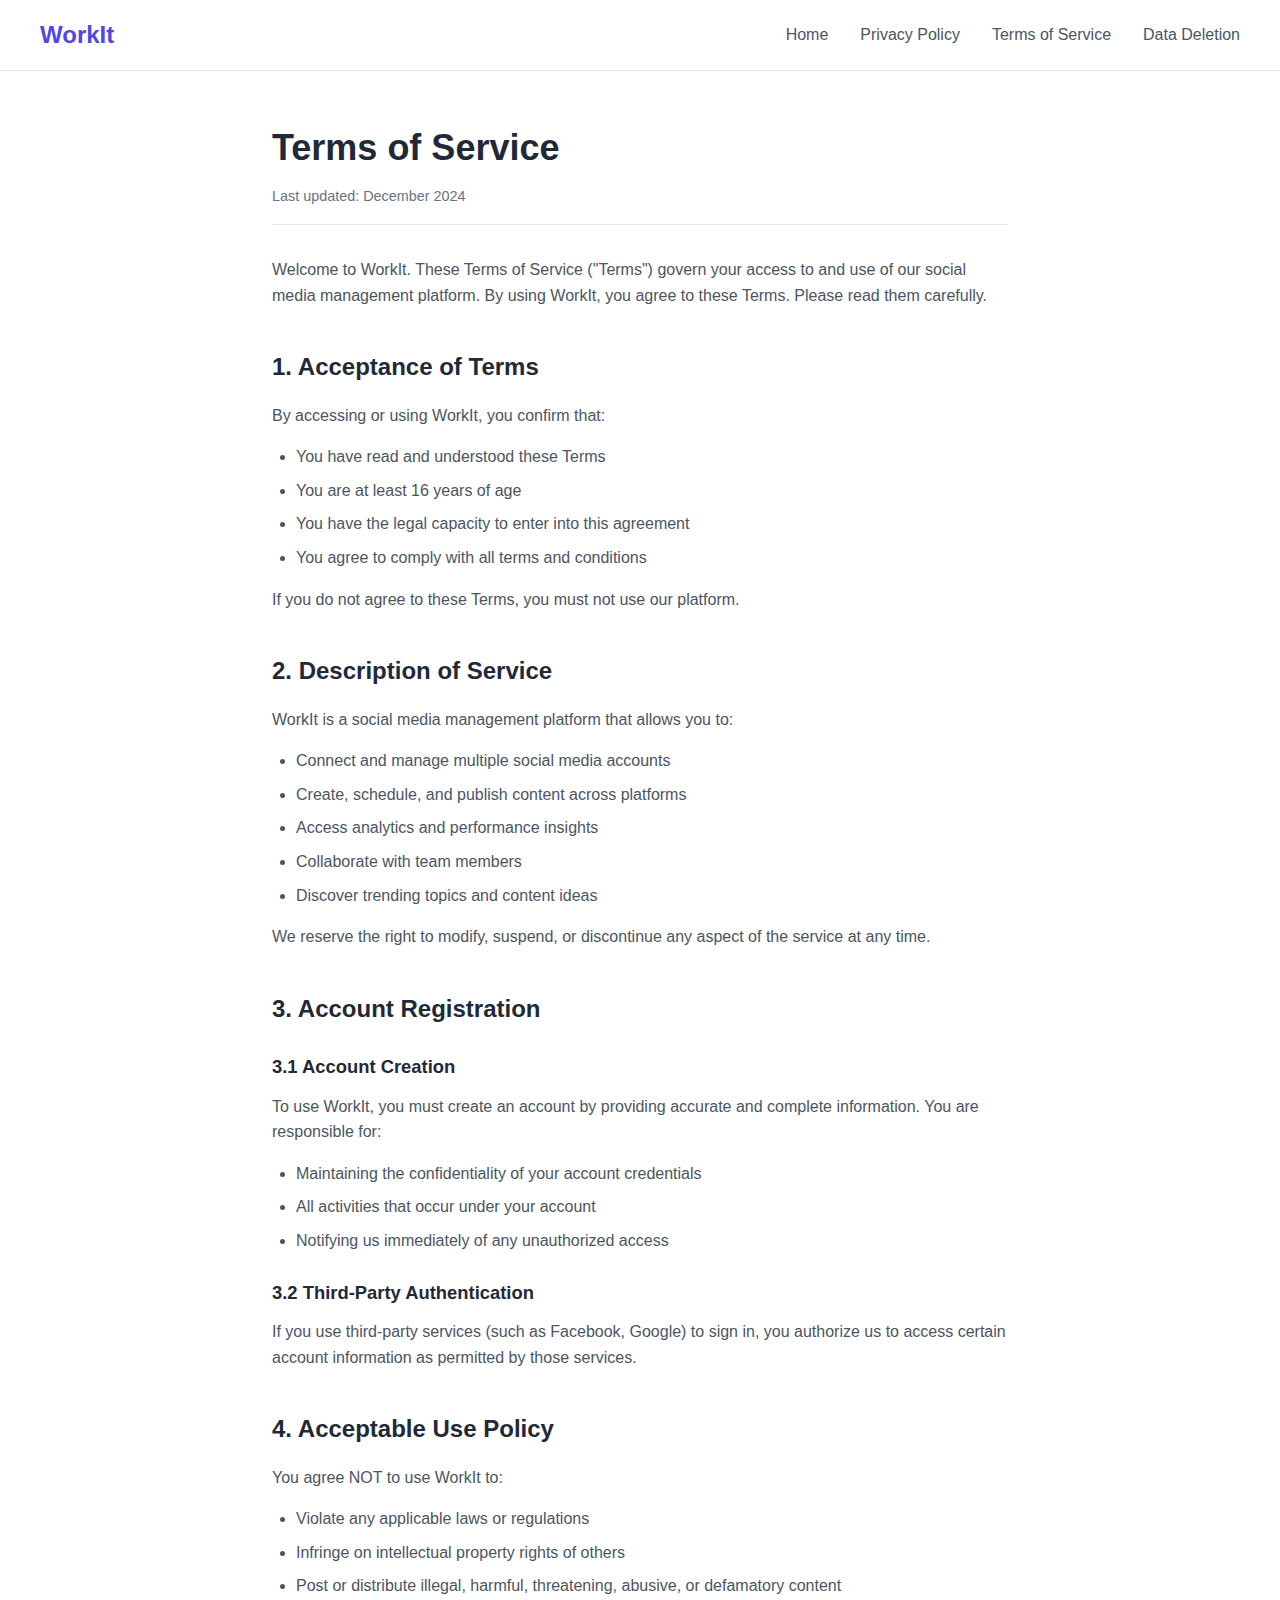
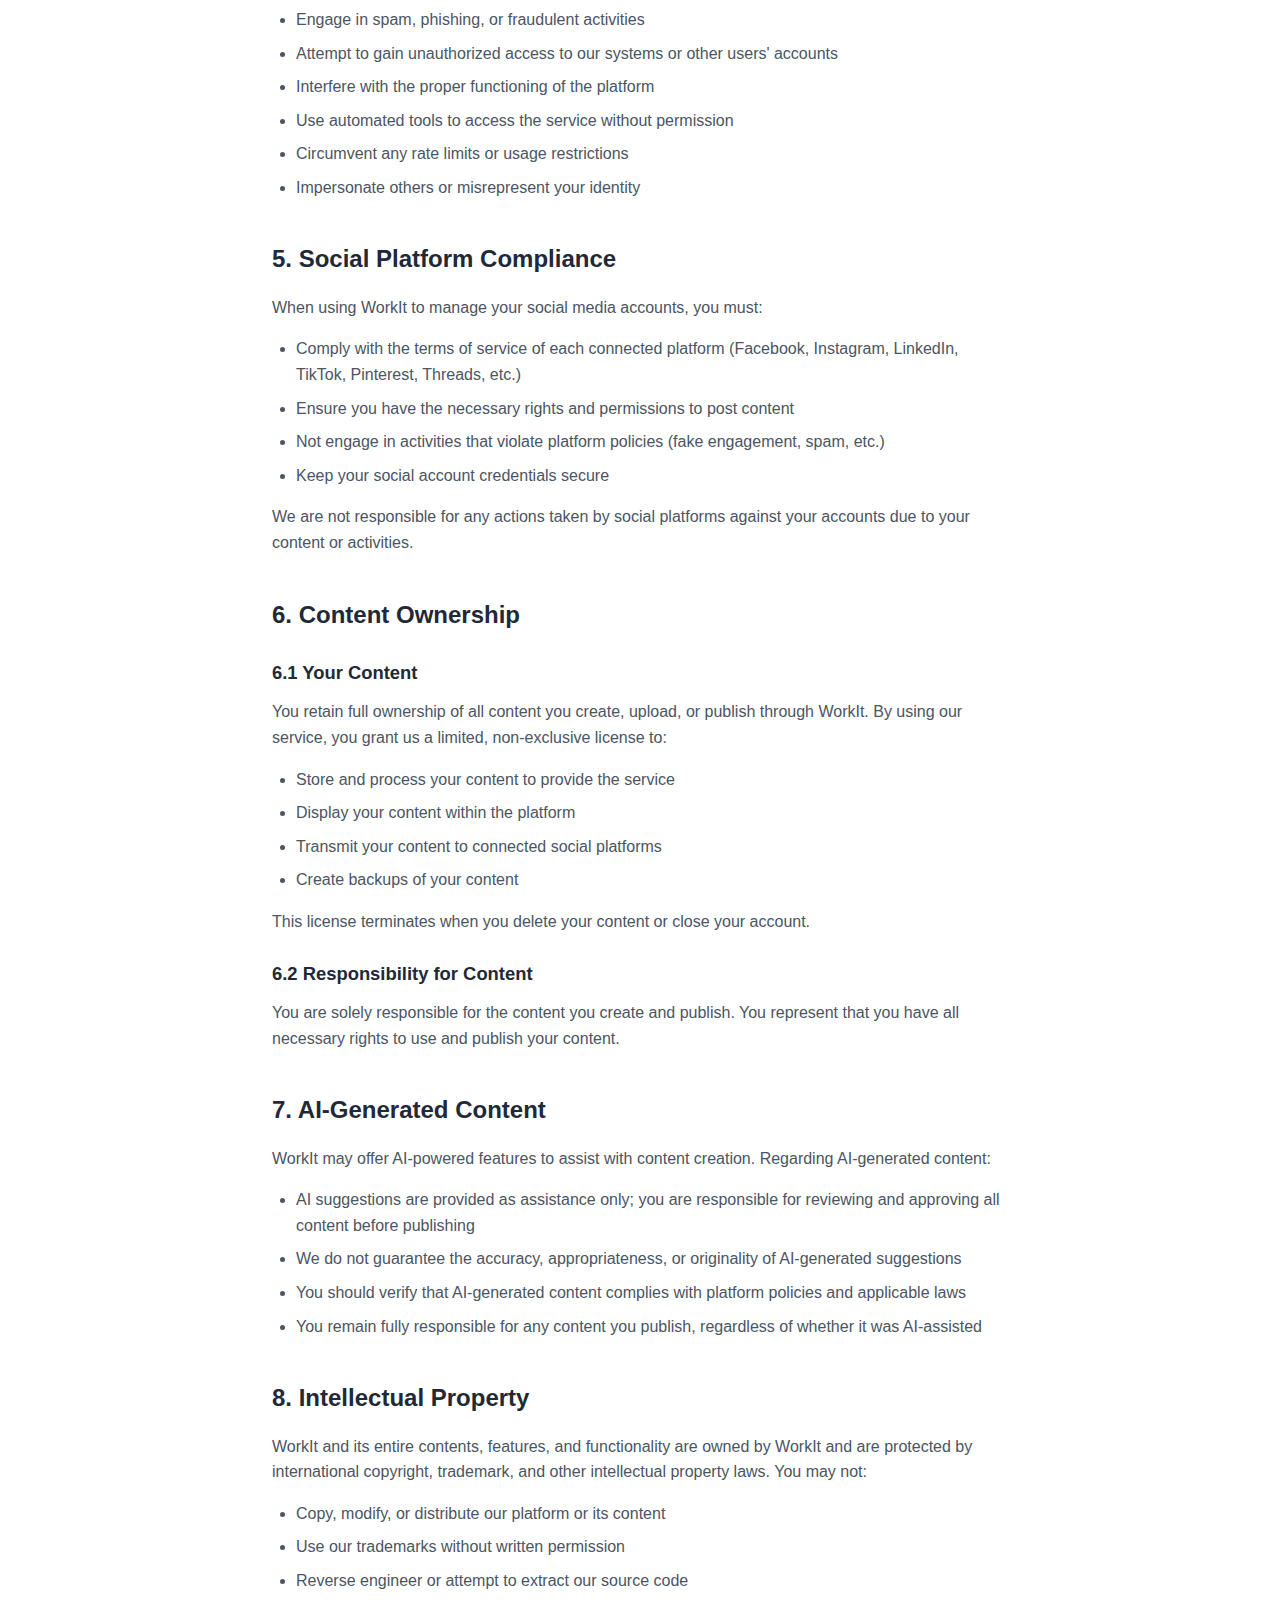
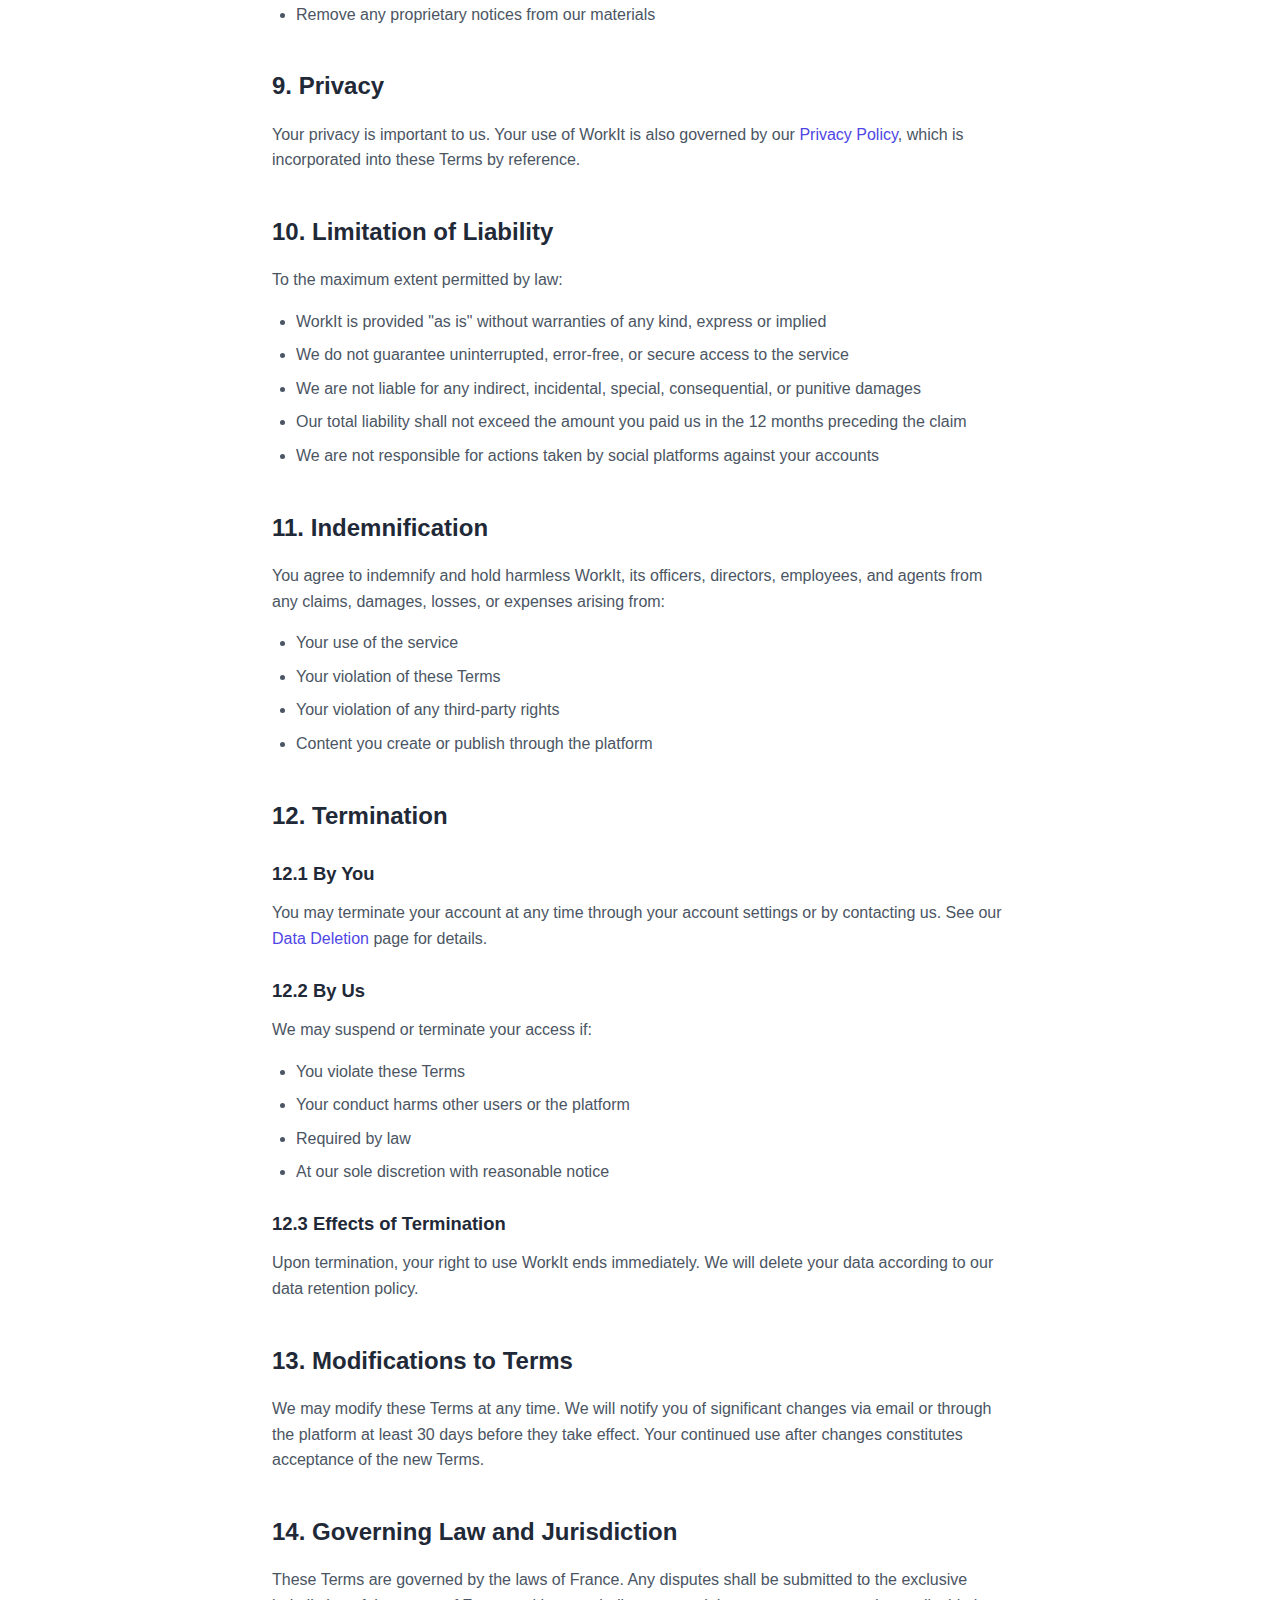
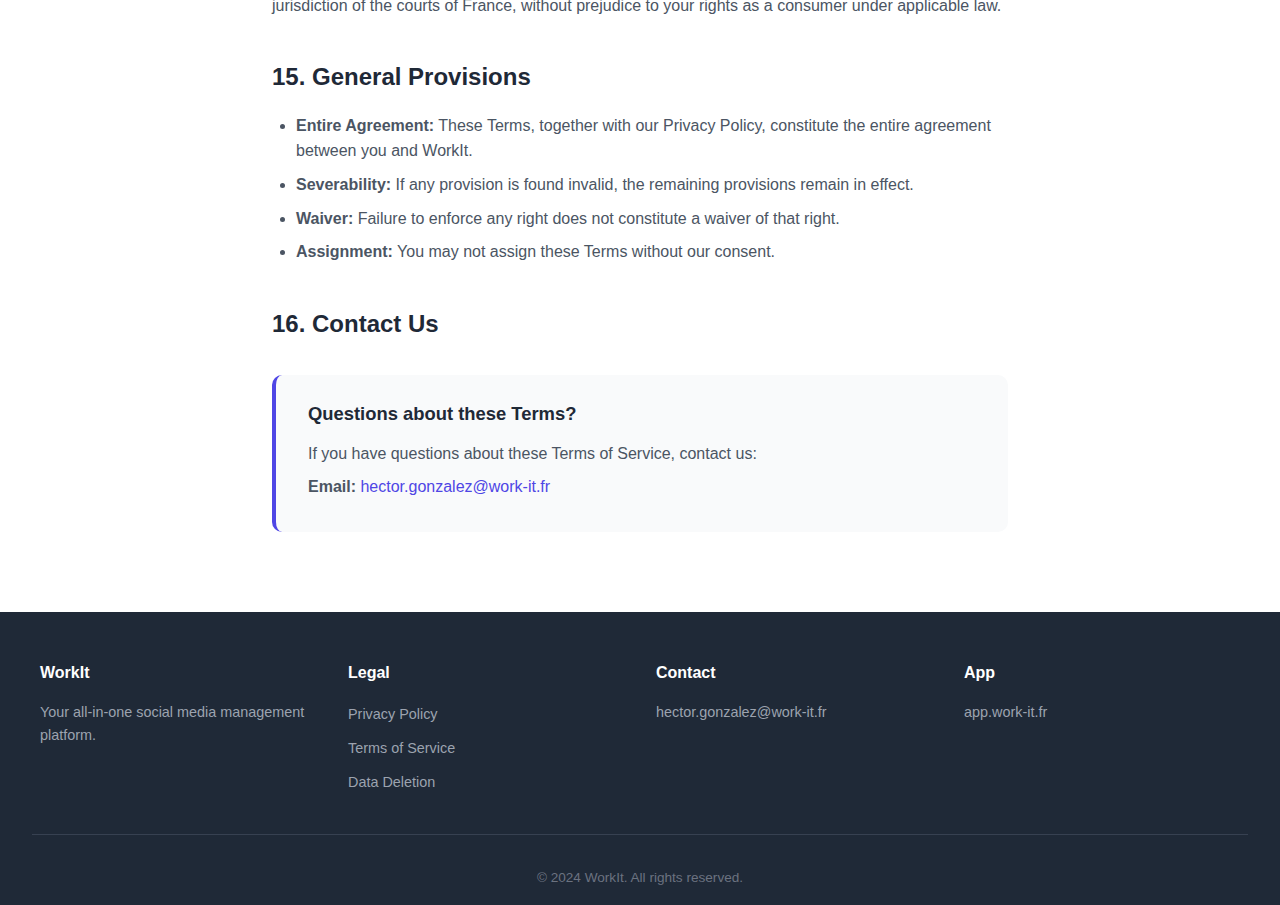
<file: terms/index.html>
<!DOCTYPE html>
<html lang="en">
<head>
    <meta charset="UTF-8">
    <meta name="viewport" content="width=device-width, initial-scale=1.0">
    <title>Terms of Service - WorkIt</title>
    <meta name="description" content="WorkIt Terms of Service - Read our terms and conditions for using the platform.">
    <link rel="stylesheet" href="../styles.css">
</head>
<body>
    <header>
        <nav>
            <div class="logo">WorkIt</div>
            <ul>
                <li><a href="../index.html">Home</a></li>
                <li><a href="../privacy/">Privacy Policy</a></li>
                <li><a href="../terms/">Terms of Service</a></li>
                <li><a href="../data-deletion/">Data Deletion</a></li>
            </ul>
        </nav>
    </header>

    <main class="legal-content">
        <h1>Terms of Service</h1>
        <p class="last-updated">Last updated: December 2024</p>

        <p>Welcome to WorkIt. These Terms of Service ("Terms") govern your access to and use of our social media management platform. By using WorkIt, you agree to these Terms. Please read them carefully.</p>

        <h2>1. Acceptance of Terms</h2>
        <p>By accessing or using WorkIt, you confirm that:</p>
        <ul>
            <li>You have read and understood these Terms</li>
            <li>You are at least 16 years of age</li>
            <li>You have the legal capacity to enter into this agreement</li>
            <li>You agree to comply with all terms and conditions</li>
        </ul>
        <p>If you do not agree to these Terms, you must not use our platform.</p>

        <h2>2. Description of Service</h2>
        <p>WorkIt is a social media management platform that allows you to:</p>
        <ul>
            <li>Connect and manage multiple social media accounts</li>
            <li>Create, schedule, and publish content across platforms</li>
            <li>Access analytics and performance insights</li>
            <li>Collaborate with team members</li>
            <li>Discover trending topics and content ideas</li>
        </ul>
        <p>We reserve the right to modify, suspend, or discontinue any aspect of the service at any time.</p>

        <h2>3. Account Registration</h2>

        <h3>3.1 Account Creation</h3>
        <p>To use WorkIt, you must create an account by providing accurate and complete information. You are responsible for:</p>
        <ul>
            <li>Maintaining the confidentiality of your account credentials</li>
            <li>All activities that occur under your account</li>
            <li>Notifying us immediately of any unauthorized access</li>
        </ul>

        <h3>3.2 Third-Party Authentication</h3>
        <p>If you use third-party services (such as Facebook, Google) to sign in, you authorize us to access certain account information as permitted by those services.</p>

        <h2>4. Acceptable Use Policy</h2>
        <p>You agree NOT to use WorkIt to:</p>
        <ul>
            <li>Violate any applicable laws or regulations</li>
            <li>Infringe on intellectual property rights of others</li>
            <li>Post or distribute illegal, harmful, threatening, abusive, or defamatory content</li>
            <li>Engage in spam, phishing, or fraudulent activities</li>
            <li>Attempt to gain unauthorized access to our systems or other users' accounts</li>
            <li>Interfere with the proper functioning of the platform</li>
            <li>Use automated tools to access the service without permission</li>
            <li>Circumvent any rate limits or usage restrictions</li>
            <li>Impersonate others or misrepresent your identity</li>
        </ul>

        <h2>5. Social Platform Compliance</h2>
        <p>When using WorkIt to manage your social media accounts, you must:</p>
        <ul>
            <li>Comply with the terms of service of each connected platform (Facebook, Instagram, LinkedIn, TikTok, Pinterest, Threads, etc.)</li>
            <li>Ensure you have the necessary rights and permissions to post content</li>
            <li>Not engage in activities that violate platform policies (fake engagement, spam, etc.)</li>
            <li>Keep your social account credentials secure</li>
        </ul>
        <p>We are not responsible for any actions taken by social platforms against your accounts due to your content or activities.</p>

        <h2>6. Content Ownership</h2>

        <h3>6.1 Your Content</h3>
        <p>You retain full ownership of all content you create, upload, or publish through WorkIt. By using our service, you grant us a limited, non-exclusive license to:</p>
        <ul>
            <li>Store and process your content to provide the service</li>
            <li>Display your content within the platform</li>
            <li>Transmit your content to connected social platforms</li>
            <li>Create backups of your content</li>
        </ul>
        <p>This license terminates when you delete your content or close your account.</p>

        <h3>6.2 Responsibility for Content</h3>
        <p>You are solely responsible for the content you create and publish. You represent that you have all necessary rights to use and publish your content.</p>

        <h2>7. AI-Generated Content</h2>
        <p>WorkIt may offer AI-powered features to assist with content creation. Regarding AI-generated content:</p>
        <ul>
            <li>AI suggestions are provided as assistance only; you are responsible for reviewing and approving all content before publishing</li>
            <li>We do not guarantee the accuracy, appropriateness, or originality of AI-generated suggestions</li>
            <li>You should verify that AI-generated content complies with platform policies and applicable laws</li>
            <li>You remain fully responsible for any content you publish, regardless of whether it was AI-assisted</li>
        </ul>

        <h2>8. Intellectual Property</h2>
        <p>WorkIt and its entire contents, features, and functionality are owned by WorkIt and are protected by international copyright, trademark, and other intellectual property laws. You may not:</p>
        <ul>
            <li>Copy, modify, or distribute our platform or its content</li>
            <li>Use our trademarks without written permission</li>
            <li>Reverse engineer or attempt to extract our source code</li>
            <li>Remove any proprietary notices from our materials</li>
        </ul>

        <h2>9. Privacy</h2>
        <p>Your privacy is important to us. Your use of WorkIt is also governed by our <a href="../privacy/">Privacy Policy</a>, which is incorporated into these Terms by reference.</p>

        <h2>10. Limitation of Liability</h2>
        <p>To the maximum extent permitted by law:</p>
        <ul>
            <li>WorkIt is provided "as is" without warranties of any kind, express or implied</li>
            <li>We do not guarantee uninterrupted, error-free, or secure access to the service</li>
            <li>We are not liable for any indirect, incidental, special, consequential, or punitive damages</li>
            <li>Our total liability shall not exceed the amount you paid us in the 12 months preceding the claim</li>
            <li>We are not responsible for actions taken by social platforms against your accounts</li>
        </ul>

        <h2>11. Indemnification</h2>
        <p>You agree to indemnify and hold harmless WorkIt, its officers, directors, employees, and agents from any claims, damages, losses, or expenses arising from:</p>
        <ul>
            <li>Your use of the service</li>
            <li>Your violation of these Terms</li>
            <li>Your violation of any third-party rights</li>
            <li>Content you create or publish through the platform</li>
        </ul>

        <h2>12. Termination</h2>

        <h3>12.1 By You</h3>
        <p>You may terminate your account at any time through your account settings or by contacting us. See our <a href="../data-deletion/">Data Deletion</a> page for details.</p>

        <h3>12.2 By Us</h3>
        <p>We may suspend or terminate your access if:</p>
        <ul>
            <li>You violate these Terms</li>
            <li>Your conduct harms other users or the platform</li>
            <li>Required by law</li>
            <li>At our sole discretion with reasonable notice</li>
        </ul>

        <h3>12.3 Effects of Termination</h3>
        <p>Upon termination, your right to use WorkIt ends immediately. We will delete your data according to our data retention policy.</p>

        <h2>13. Modifications to Terms</h2>
        <p>We may modify these Terms at any time. We will notify you of significant changes via email or through the platform at least 30 days before they take effect. Your continued use after changes constitutes acceptance of the new Terms.</p>

        <h2>14. Governing Law and Jurisdiction</h2>
        <p>These Terms are governed by the laws of France. Any disputes shall be submitted to the exclusive jurisdiction of the courts of France, without prejudice to your rights as a consumer under applicable law.</p>

        <h2>15. General Provisions</h2>
        <ul>
            <li><strong>Entire Agreement:</strong> These Terms, together with our Privacy Policy, constitute the entire agreement between you and WorkIt.</li>
            <li><strong>Severability:</strong> If any provision is found invalid, the remaining provisions remain in effect.</li>
            <li><strong>Waiver:</strong> Failure to enforce any right does not constitute a waiver of that right.</li>
            <li><strong>Assignment:</strong> You may not assign these Terms without our consent.</li>
        </ul>

        <h2>16. Contact Us</h2>
        <div class="contact-box">
            <h3>Questions about these Terms?</h3>
            <p>If you have questions about these Terms of Service, contact us:</p>
            <p><strong>Email:</strong> <a href="mailto:hector.gonzalez@work-it.fr">hector.gonzalez@work-it.fr</a></p>
        </div>
    </main>

    <footer>
        <div class="footer-content">
            <div class="footer-section">
                <h4>WorkIt</h4>
                <p>Your all-in-one social media management platform.</p>
            </div>
            <div class="footer-section">
                <h4>Legal</h4>
                <ul>
                    <li><a href="../privacy/">Privacy Policy</a></li>
                    <li><a href="../terms/">Terms of Service</a></li>
                    <li><a href="../data-deletion/">Data Deletion</a></li>
                </ul>
            </div>
            <div class="footer-section">
                <h4>Contact</h4>
                <p>hector.gonzalez@work-it.fr</p>
            </div>
            <div class="footer-section">
                <h4>App</h4>
                <p><a href="https://app.work-it.fr">app.work-it.fr</a></p>
            </div>
        </div>
        <div class="footer-bottom">
            <p>&copy; 2024 WorkIt. All rights reserved.</p>
        </div>
    </footer>
</body>
</html>
</file>
<file: styles.css>
* {
    margin: 0;
    padding: 0;
    box-sizing: border-box;
}

:root {
    --primary: #4f46e5;
    --primary-dark: #4338ca;
    --primary-light: #6366f1;
    --text-dark: #1f2937;
    --text-medium: #4b5563;
    --text-light: #6b7280;
    --bg-light: #f9fafb;
    --bg-white: #ffffff;
    --border: #e5e7eb;
}

body {
    font-family: -apple-system, BlinkMacSystemFont, 'Segoe UI', Roboto, Oxygen, Ubuntu, sans-serif;
    line-height: 1.6;
    color: var(--text-dark);
}

/* Header & Navigation */
header {
    background: var(--bg-white);
    padding: 1rem 2rem;
    position: sticky;
    top: 0;
    z-index: 100;
    border-bottom: 1px solid var(--border);
}

nav {
    max-width: 1200px;
    margin: 0 auto;
    display: flex;
    justify-content: space-between;
    align-items: center;
}

.logo {
    font-size: 1.5rem;
    font-weight: bold;
    color: var(--primary);
}

nav ul {
    list-style: none;
    display: flex;
    gap: 2rem;
}

nav a {
    color: var(--text-medium);
    text-decoration: none;
    font-weight: 500;
    transition: color 0.3s;
}

nav a:hover {
    color: var(--primary);
}

/* Hero Section */
.hero {
    background: linear-gradient(135deg, var(--primary) 0%, var(--primary-dark) 100%);
    color: #fff;
    padding: 6rem 2rem;
    text-align: center;
}

.hero h1 {
    font-size: 3rem;
    margin-bottom: 1rem;
    font-weight: 700;
}

.hero p {
    font-size: 1.25rem;
    opacity: 0.95;
    max-width: 700px;
    margin: 0 auto 2rem;
}

.hero-cta {
    display: inline-block;
    background: #fff;
    color: var(--primary);
    padding: 1rem 2rem;
    border-radius: 8px;
    font-weight: 600;
    text-decoration: none;
    transition: transform 0.3s, box-shadow 0.3s;
}

.hero-cta:hover {
    transform: translateY(-2px);
    box-shadow: 0 10px 20px rgba(0, 0, 0, 0.2);
}

/* Platforms Section */
.platforms {
    padding: 3rem 2rem;
    background: var(--bg-light);
    text-align: center;
}

.platforms p {
    color: var(--text-light);
    margin-bottom: 1.5rem;
    font-size: 0.9rem;
    text-transform: uppercase;
    letter-spacing: 0.1em;
}

.platform-logos {
    display: flex;
    justify-content: center;
    gap: 2rem;
    flex-wrap: wrap;
    font-size: 1.1rem;
    color: var(--text-medium);
}

.platform-logos span {
    display: flex;
    align-items: center;
    gap: 0.5rem;
}

/* Features Section */
.features {
    padding: 5rem 2rem;
    max-width: 1200px;
    margin: 0 auto;
}

.features h2 {
    text-align: center;
    font-size: 2.25rem;
    margin-bottom: 1rem;
    color: var(--text-dark);
}

.features > p {
    text-align: center;
    color: var(--text-light);
    max-width: 600px;
    margin: 0 auto 3rem;
}

.feature-grid {
    display: grid;
    grid-template-columns: repeat(auto-fit, minmax(320px, 1fr));
    gap: 2rem;
}

.feature-card {
    background: var(--bg-white);
    padding: 2rem;
    border-radius: 12px;
    border: 1px solid var(--border);
    transition: transform 0.3s, box-shadow 0.3s;
}

.feature-card:hover {
    transform: translateY(-4px);
    box-shadow: 0 12px 24px rgba(0, 0, 0, 0.1);
}

.feature-icon {
    width: 48px;
    height: 48px;
    background: linear-gradient(135deg, var(--primary-light), var(--primary));
    border-radius: 10px;
    display: flex;
    align-items: center;
    justify-content: center;
    font-size: 1.5rem;
    margin-bottom: 1rem;
}

.feature-card h3 {
    color: var(--text-dark);
    margin-bottom: 0.75rem;
    font-size: 1.25rem;
}

.feature-card p {
    color: var(--text-light);
    font-size: 0.95rem;
}

.feature-card ul {
    margin-top: 0.75rem;
    padding-left: 1.25rem;
    color: var(--text-light);
    font-size: 0.9rem;
}

.feature-card li {
    margin-bottom: 0.25rem;
}

/* CTA Section */
.cta {
    background: var(--bg-light);
    padding: 5rem 2rem;
    text-align: center;
}

.cta h2 {
    color: var(--text-dark);
    margin-bottom: 1rem;
    font-size: 2rem;
}

.cta p {
    color: var(--text-light);
    max-width: 500px;
    margin: 0 auto 2rem;
}

.cta-button {
    display: inline-block;
    background: var(--primary);
    color: #fff;
    padding: 1rem 2.5rem;
    border-radius: 8px;
    font-weight: 600;
    text-decoration: none;
    transition: background 0.3s, transform 0.3s;
}

.cta-button:hover {
    background: var(--primary-dark);
    transform: translateY(-2px);
}

/* Legal Pages */
.legal-content {
    max-width: 800px;
    margin: 0 auto;
    padding: 3rem 2rem;
}

.legal-content h1 {
    color: var(--text-dark);
    margin-bottom: 0.5rem;
    font-size: 2.25rem;
}

.legal-content .last-updated {
    color: var(--text-light);
    font-size: 0.9rem;
    margin-bottom: 2rem;
    padding-bottom: 1rem;
    border-bottom: 1px solid var(--border);
}

.legal-content h2 {
    color: var(--text-dark);
    margin-top: 2.5rem;
    margin-bottom: 1rem;
    font-size: 1.5rem;
}

.legal-content h3 {
    color: var(--text-dark);
    margin-top: 1.5rem;
    margin-bottom: 0.75rem;
    font-size: 1.15rem;
}

.legal-content p {
    margin-bottom: 1rem;
    color: var(--text-medium);
}

.legal-content ul, .legal-content ol {
    margin-bottom: 1rem;
    padding-left: 1.5rem;
}

.legal-content li {
    margin-bottom: 0.5rem;
    color: var(--text-medium);
}

.legal-content a {
    color: var(--primary);
    text-decoration: none;
}

.legal-content a:hover {
    text-decoration: underline;
}

/* Contact Box */
.contact-box {
    background: var(--bg-light);
    padding: 1.5rem 2rem;
    border-radius: 10px;
    border-left: 4px solid var(--primary);
    margin: 2rem 0;
}

.contact-box h3 {
    margin-top: 0;
    color: var(--text-dark);
}

.contact-box p {
    margin-bottom: 0.5rem;
}

/* Deletion Steps */
.deletion-steps {
    background: var(--bg-light);
    padding: 1.5rem 2rem;
    border-radius: 10px;
    margin: 1.5rem 0;
}

.deletion-steps h3 {
    margin-top: 0;
    color: var(--primary);
    font-size: 1.1rem;
}

.deletion-steps ol {
    padding-left: 1.25rem;
}

.deletion-steps li {
    margin-bottom: 0.75rem;
    padding-left: 0.5rem;
}

/* Rights Box */
.rights-box {
    background: linear-gradient(135deg, #f0f9ff, #e0f2fe);
    padding: 1.5rem 2rem;
    border-radius: 10px;
    margin: 2rem 0;
}

.rights-box h3 {
    margin-top: 0;
    color: var(--primary-dark);
}

/* Code block */
code {
    background: var(--bg-light);
    padding: 0.2rem 0.5rem;
    border-radius: 4px;
    font-size: 0.9rem;
    color: var(--primary-dark);
}

/* Footer */
footer {
    background: var(--text-dark);
    color: #fff;
    padding: 3rem 2rem 1rem;
}

.footer-content {
    max-width: 1200px;
    margin: 0 auto;
    display: grid;
    grid-template-columns: repeat(auto-fit, minmax(200px, 1fr));
    gap: 2rem;
}

.footer-section h4 {
    margin-bottom: 1rem;
    color: #fff;
    font-size: 1rem;
}

.footer-section ul {
    list-style: none;
}

.footer-section li {
    margin-bottom: 0.5rem;
}

.footer-section a {
    color: #9ca3af;
    text-decoration: none;
    transition: color 0.3s;
    font-size: 0.9rem;
}

.footer-section a:hover {
    color: var(--primary-light);
}

.footer-section p {
    color: #9ca3af;
    font-size: 0.9rem;
}

.footer-bottom {
    text-align: center;
    padding-top: 2rem;
    margin-top: 2rem;
    border-top: 1px solid #374151;
}

.footer-bottom p {
    color: #6b7280;
    font-size: 0.85rem;
}

/* Responsive */
@media (max-width: 768px) {
    nav {
        flex-direction: column;
        gap: 1rem;
    }

    nav ul {
        flex-wrap: wrap;
        justify-content: center;
        gap: 1rem;
    }

    .hero h1 {
        font-size: 2rem;
    }

    .hero p {
        font-size: 1rem;
    }

    .features h2 {
        font-size: 1.75rem;
    }

    .platform-logos {
        gap: 1rem;
    }
}
</file>
